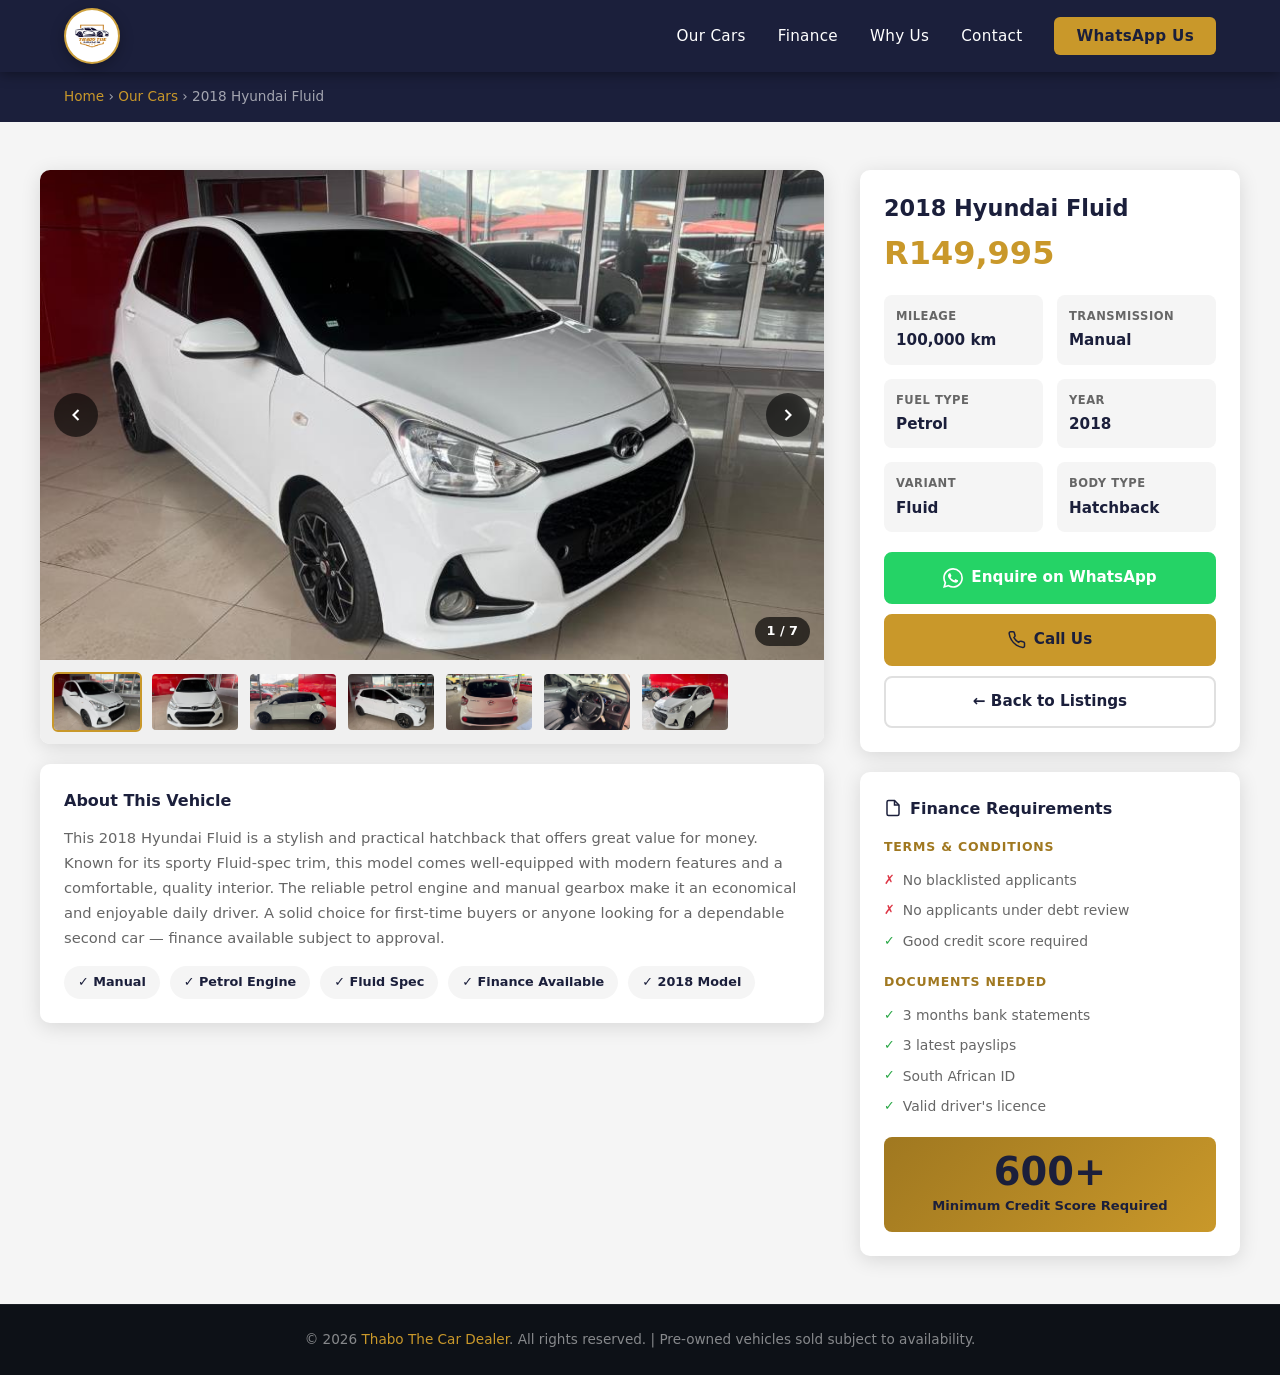
<file: hyundai-fluid.html>
<!DOCTYPE html>
<html lang="en">
<head>
  <meta charset="UTF-8" />
  <meta name="viewport" content="width=device-width, initial-scale=1.0" />
  <meta name="description" content="2018 Hyundai Fluid — R149,995 | 100,000 km | Manual | Petrol. Available at Thabo The Car Dealer with finance options." />
  <title>2018 Hyundai Fluid | Thabo The Car Dealer</title>
  <link rel="icon" type="image/jpeg" href="images/logo/logo.jpeg" />
  <link rel="stylesheet" href="css/style.css" />
</head>
<body>

  <!-- ═══ HEADER ═══ -->
  <header>
    <div class="nav-inner">
      <a href="index.html" class="nav-logo">
        <img src="images/logo/logo-bg.png" alt="Thabo The Car Dealer Logo" />
      </a>
      <nav>
        <ul class="nav-links" id="navLinks">
          <li><a href="index.html#cars">Our Cars</a></li>
          <li><a href="index.html#finance">Finance</a></li>
          <li><a href="index.html#why-us">Why Us</a></li>
          <li><a href="index.html#contact">Contact</a></li>
          <li>
            <a href="https://wa.me/27682515329?text=Hi%20Thabo%2C%20I%20am%20interested%20in%20the%202018%20Hyundai%20Fluid%20for%20R149%2C995."
               class="nav-cta" target="_blank" rel="noopener">WhatsApp Us</a>
          </li>
        </ul>
      </nav>
      <button class="hamburger" id="hamburger" aria-label="Open menu">
        <span></span><span></span><span></span>
      </button>
    </div>
  </header>

  <!-- ═══ BREADCRUMB ═══ -->
  <div class="detail-breadcrumb">
    <div style="max-width:1200px;margin:0 auto;padding:0 24px;">
      <a href="index.html">Home</a> &rsaquo;
      <a href="index.html#cars">Our Cars</a> &rsaquo;
      2018 Hyundai Fluid
    </div>
  </div>

  <!-- ═══ CAR DETAIL ═══ -->
  <div class="detail-page">
    <div class="detail-inner">

      <!-- ── LEFT: Gallery ── -->
      <div>
        <div class="gallery">

          <!-- Main Image -->
          <div class="gallery-main" id="galleryMain">
            <img src="images/2018 Hyunadai Fluid/WhatsApp Image 2026-04-16 at 8.21.33 PM.jpeg"     alt="2018 Hyundai Fluid - View 1" class="active" />
            <img src="images/2018 Hyunadai Fluid/WhatsApp Image 2026-04-16 at 8.21.33 PM (1).jpeg" alt="2018 Hyundai Fluid - View 2" />
            <img src="images/2018 Hyunadai Fluid/WhatsApp Image 2026-04-16 at 8.21.33 PM (2).jpeg" alt="2018 Hyundai Fluid - View 3" />
            <img src="images/2018 Hyunadai Fluid/WhatsApp Image 2026-04-16 at 8.21.34 PM.jpeg"     alt="2018 Hyundai Fluid - View 4" />
            <img src="images/2018 Hyunadai Fluid/WhatsApp Image 2026-04-16 at 8.21.34 PM (1).jpeg" alt="2018 Hyundai Fluid - View 5" />
            <img src="images/2018 Hyunadai Fluid/WhatsApp Image 2026-04-16 at 8.21.34 PM (2).jpeg" alt="2018 Hyundai Fluid - View 6" />
            <img src="images/2018 Hyunadai Fluid/WhatsApp Image 2026-04-16 at 8.21.54 PM.jpeg"     alt="2018 Hyundai Fluid - View 7" />

            <!-- Navigation Arrows -->
            <div class="gallery-nav">
              <button class="gallery-btn" id="prevBtn" aria-label="Previous image">
                <svg width="20" height="20" fill="none" stroke="currentColor" stroke-width="2.5" viewBox="0 0 24 24">
                  <polyline points="15 18 9 12 15 6"/>
                </svg>
              </button>
              <button class="gallery-btn" id="nextBtn" aria-label="Next image">
                <svg width="20" height="20" fill="none" stroke="currentColor" stroke-width="2.5" viewBox="0 0 24 24">
                  <polyline points="9 18 15 12 9 6"/>
                </svg>
              </button>
            </div>

            <!-- Counter -->
            <div class="gallery-counter" id="galleryCounter">1 / 7</div>
          </div>

          <!-- Thumbnails -->
          <div class="gallery-thumbs" id="galleryThumbs">
            <div class="gallery-thumb active" data-index="0">
              <img src="images/2018 Hyunadai Fluid/WhatsApp Image 2026-04-16 at 8.21.33 PM.jpeg"     alt="Thumb 1" />
            </div>
            <div class="gallery-thumb" data-index="1">
              <img src="images/2018 Hyunadai Fluid/WhatsApp Image 2026-04-16 at 8.21.33 PM (1).jpeg" alt="Thumb 2" />
            </div>
            <div class="gallery-thumb" data-index="2">
              <img src="images/2018 Hyunadai Fluid/WhatsApp Image 2026-04-16 at 8.21.33 PM (2).jpeg" alt="Thumb 3" />
            </div>
            <div class="gallery-thumb" data-index="3">
              <img src="images/2018 Hyunadai Fluid/WhatsApp Image 2026-04-16 at 8.21.34 PM.jpeg"     alt="Thumb 4" />
            </div>
            <div class="gallery-thumb" data-index="4">
              <img src="images/2018 Hyunadai Fluid/WhatsApp Image 2026-04-16 at 8.21.34 PM (1).jpeg" alt="Thumb 5" />
            </div>
            <div class="gallery-thumb" data-index="5">
              <img src="images/2018 Hyunadai Fluid/WhatsApp Image 2026-04-16 at 8.21.34 PM (2).jpeg" alt="Thumb 6" />
            </div>
            <div class="gallery-thumb" data-index="6">
              <img src="images/2018 Hyunadai Fluid/WhatsApp Image 2026-04-16 at 8.21.54 PM.jpeg"     alt="Thumb 7" />
            </div>
          </div>

        </div><!-- /gallery -->

        <!-- Vehicle Description -->
        <div class="info-card desc-card">
          <h3>About This Vehicle</h3>
          <p>
            This 2018 Hyundai Fluid is a stylish and practical hatchback that offers great value for money.
            Known for its sporty Fluid-spec trim, this model comes well-equipped with modern features and
            a comfortable, quality interior. The reliable petrol engine and manual gearbox make it
            an economical and enjoyable daily driver. A solid choice for first-time buyers or anyone
            looking for a dependable second car — finance available subject to approval.
          </p>
          <div class="feature-tags">
            <span class="feature-tag">✓ Manual</span>
            <span class="feature-tag">✓ Petrol Engine</span>
            <span class="feature-tag">✓ Fluid Spec</span>
            <span class="feature-tag">✓ Finance Available</span>
            <span class="feature-tag">✓ 2018 Model</span>
          </div>
        </div>
      </div>

      <!-- ── RIGHT: Info Panel ── -->
      <div class="car-info-panel">

        <!-- Price & Specs -->
        <div class="info-card">
          <p class="car-title">2018 Hyundai Fluid</p>
          <div class="car-price-large">R149,995</div>

          <div class="info-specs-grid">
            <div class="info-spec">
              <span class="spec-label">Mileage</span>
              <span class="spec-value">100,000 km</span>
            </div>
            <div class="info-spec">
              <span class="spec-label">Transmission</span>
              <span class="spec-value">Manual</span>
            </div>
            <div class="info-spec">
              <span class="spec-label">Fuel Type</span>
              <span class="spec-value">Petrol</span>
            </div>
            <div class="info-spec">
              <span class="spec-label">Year</span>
              <span class="spec-value">2018</span>
            </div>
            <div class="info-spec">
              <span class="spec-label">Variant</span>
              <span class="spec-value">Fluid</span>
            </div>
            <div class="info-spec">
              <span class="spec-label">Body Type</span>
              <span class="spec-value">Hatchback</span>
            </div>
          </div>

          <div class="detail-cta-btns">
            <a href="https://wa.me/27682515329?text=Hi%20Thabo%2C%20I%20am%20interested%20in%20the%202018%20Hyundai%20Fluid%20for%20R149%2C995.%20Please%20contact%20me."
               class="btn btn-whatsapp" target="_blank" rel="noopener">
              <svg width="20" height="20" fill="currentColor" viewBox="0 0 24 24">
                <path d="M17.472 14.382c-.297-.149-1.758-.867-2.03-.967-.273-.099-.471-.148-.67.15-.197.297-.767.966-.94 1.164-.173.199-.347.223-.644.075-.297-.15-1.255-.463-2.39-1.475-.883-.788-1.48-1.761-1.653-2.059-.173-.297-.018-.458.13-.606.134-.133.298-.347.446-.52.149-.174.198-.298.298-.497.099-.198.05-.371-.025-.52-.075-.149-.669-1.612-.916-2.207-.242-.579-.487-.5-.669-.51-.173-.008-.371-.01-.57-.01-.198 0-.52.074-.792.372-.272.297-1.04 1.016-1.04 2.479 0 1.462 1.065 2.875 1.213 3.074.149.198 2.096 3.2 5.077 4.487.709.306 1.262.489 1.694.625.712.227 1.36.195 1.871.118.571-.085 1.758-.719 2.006-1.413.248-.694.248-1.289.173-1.413-.074-.124-.272-.198-.57-.347m-5.421 7.403h-.004a9.87 9.87 0 0 1-5.031-1.378l-.361-.214-3.741.982.998-3.648-.235-.374a9.86 9.86 0 0 1-1.51-5.26c.001-5.45 4.436-9.884 9.888-9.884 2.64 0 5.122 1.03 6.988 2.898a9.825 9.825 0 0 1 2.893 6.994c-.003 5.45-4.437 9.884-9.885 9.884m8.413-18.297A11.815 11.815 0 0 0 12.05 0C5.495 0 .16 5.335.157 11.892c0 2.096.547 4.142 1.588 5.945L.057 24l6.305-1.654a11.882 11.882 0 0 0 5.683 1.448h.005c6.554 0 11.89-5.335 11.893-11.893a11.821 11.821 0 0 0-3.48-8.413Z"/>
              </svg>
              Enquire on WhatsApp
            </a>
            <a href="tel:0682515329" class="btn btn-primary">
              <svg width="18" height="18" fill="none" stroke="currentColor" stroke-width="2" viewBox="0 0 24 24">
                <path d="M22 16.92v3a2 2 0 0 1-2.18 2 19.79 19.79 0 0 1-8.63-3.07A19.5 19.5 0 0 1 4.69 12 19.79 19.79 0 0 1 1.61 3.4 2 2 0 0 1 3.6 1h3a2 2 0 0 1 2 1.72c.127.96.361 1.903.7 2.81a2 2 0 0 1-.45 2.11L7.91 8.69a16 16 0 0 0 6.38 6.38l.87-.87a2 2 0 0 1 2.11-.45c.907.339 1.85.573 2.81.7A2 2 0 0 1 22 16.92z"/>
              </svg>
              Call Us
            </a>
            <a href="index.html#cars" class="btn btn-back">
              ← Back to Listings
            </a>
          </div>
        </div>

        <!-- Finance Requirements -->
        <div class="finance-requirements">
          <h3>
            <svg width="18" height="18" fill="none" stroke="currentColor" stroke-width="2" viewBox="0 0 24 24">
              <path d="M14 2H6a2 2 0 0 0-2 2v16a2 2 0 0 0 2 2h12a2 2 0 0 0 2-2V8z"/><polyline points="14 2 14 8 20 8"/>
            </svg>
            Finance Requirements
          </h3>

          <div class="req-group">
            <h4>Terms &amp; Conditions</h4>
            <ul>
              <li class="req-no">No blacklisted applicants</li>
              <li class="req-no">No applicants under debt review</li>
              <li>Good credit score required</li>
            </ul>
          </div>

          <div class="req-group">
            <h4>Documents Needed</h4>
            <ul>
              <li>3 months bank statements</li>
              <li>3 latest payslips</li>
              <li>South African ID</li>
              <li>Valid driver's licence</li>
            </ul>
          </div>

          <div class="credit-badge">
            <span class="score">600+</span>
            <p>Minimum Credit Score Required</p>
          </div>
        </div>

      </div><!-- /car-info-panel -->
    </div><!-- /detail-inner -->
  </div><!-- /detail-page -->

  <!-- ═══ FOOTER ═══ -->
  <footer>
    <p>&copy; 2026 <span>Thabo The Car Dealer</span>. All rights reserved. | Pre-owned vehicles sold subject to availability.</p>
  </footer>

  <script src="js/main.js"></script>
</body>
</html>
</file>
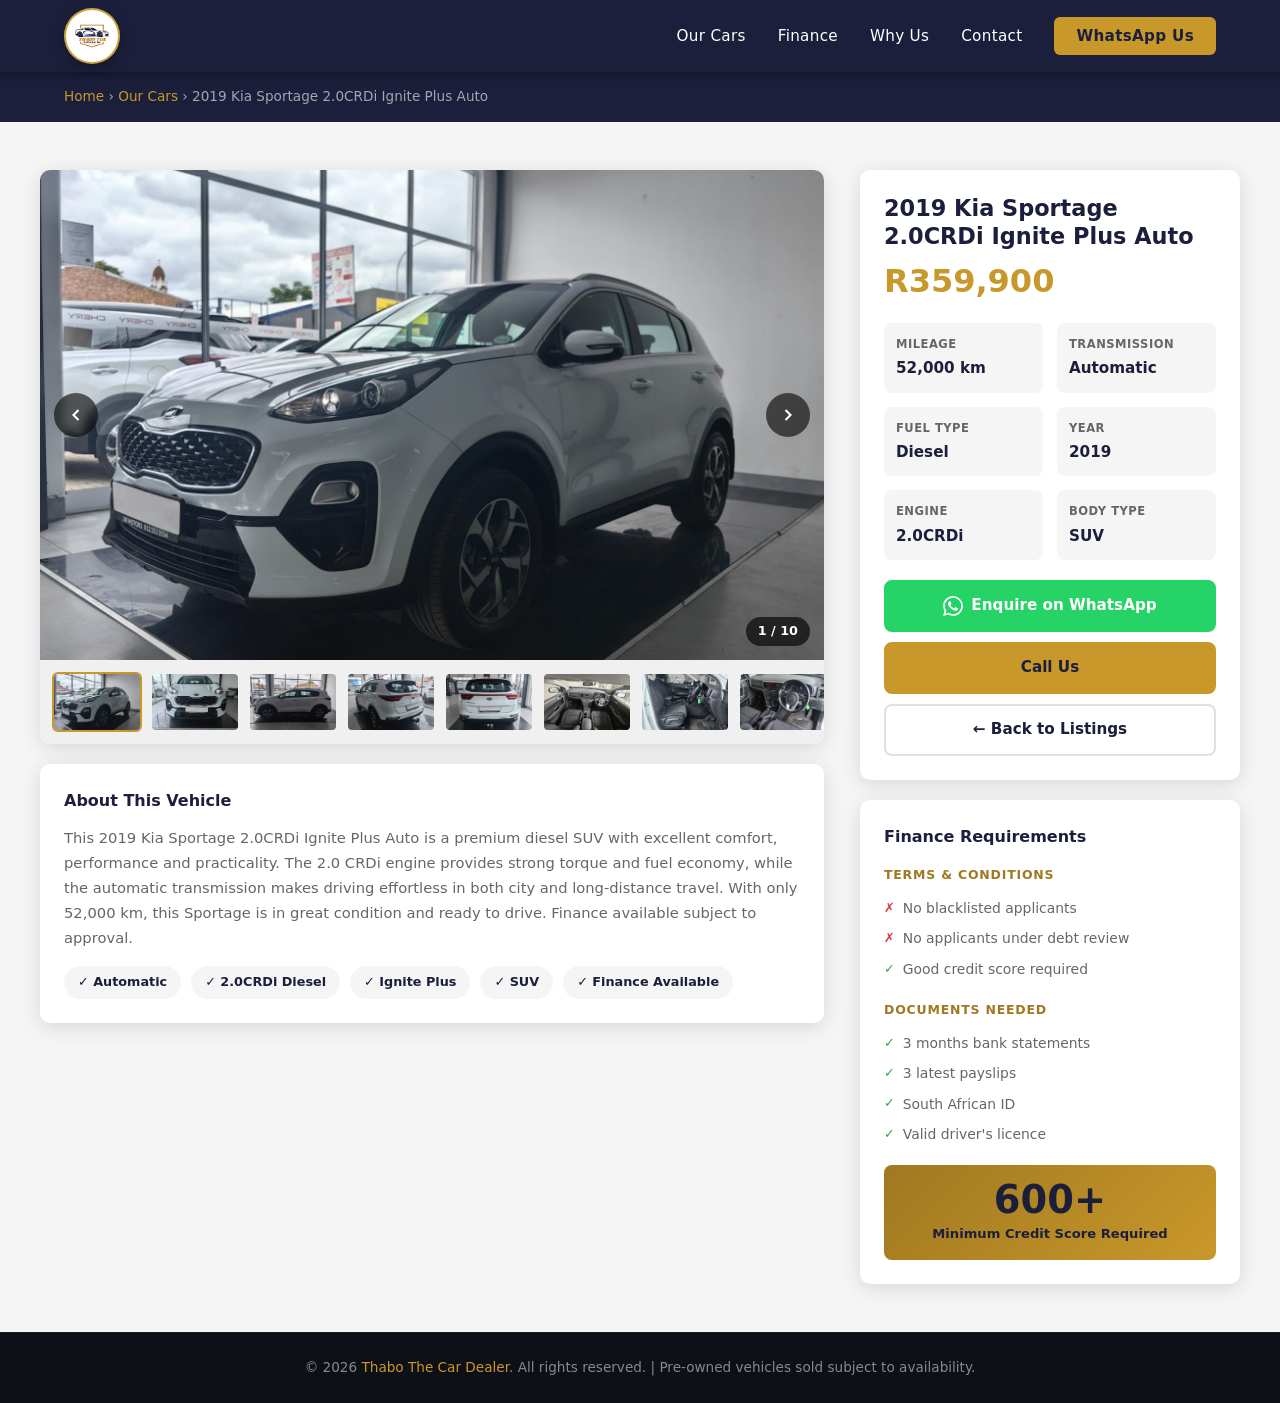
<file: kia-sportage.html>
<!DOCTYPE html>
<html lang="en">
<head>
  <meta charset="UTF-8" />
  <meta name="viewport" content="width=device-width, initial-scale=1.0" />
  <meta name="description" content="2019 Kia Sportage 2.0CRDi Ignite Plus Auto - R359,900 | 52,000 km | Automatic | Diesel. Available at Thabo The Car Dealer with finance options." />
  <title>2019 Kia Sportage 2.0CRDi Ignite Plus Auto | Thabo The Car Dealer</title>
  <link rel="icon" type="image/jpeg" href="images/logo/logo.jpeg" />
  <link rel="stylesheet" href="css/style.css" />
</head>
<body>

  <header>
    <div class="nav-inner">
      <a href="index.html" class="nav-logo">
        <img src="images/logo/logo-bg.png" alt="Thabo The Car Dealer Logo" />
      </a>
      <nav>
        <ul class="nav-links" id="navLinks">
          <li><a href="index.html#cars">Our Cars</a></li>
          <li><a href="index.html#finance">Finance</a></li>
          <li><a href="index.html#why-us">Why Us</a></li>
          <li><a href="index.html#contact">Contact</a></li>
          <li>
            <a href="https://wa.me/27682515329?text=Hi%20Thabo%2C%20I%20am%20interested%20in%20the%202019%20Kia%20Sportage%202.0CRDi%20Ignite%20Plus%20Auto%20for%20R359%2C900."
               class="nav-cta" target="_blank" rel="noopener">WhatsApp Us</a>
          </li>
        </ul>
      </nav>
      <button class="hamburger" id="hamburger" aria-label="Open menu">
        <span></span><span></span><span></span>
      </button>
    </div>
  </header>

  <div class="detail-breadcrumb">
    <div style="max-width:1200px;margin:0 auto;padding:0 24px;">
      <a href="index.html">Home</a> &rsaquo;
      <a href="index.html#cars">Our Cars</a> &rsaquo;
      2019 Kia Sportage 2.0CRDi Ignite Plus Auto
    </div>
  </div>

  <div class="detail-page">
    <div class="detail-inner">

      <div>
        <div class="gallery">
          <div class="gallery-main" id="galleryMain">
            <img src="images/2019 kia sportage 2.0/WhatsApp Image 2026-04-16 at 8.17.04 PM.jpeg"     alt="2019 Kia Sportage - View 1" class="active" />
            <img src="images/2019 kia sportage 2.0/WhatsApp Image 2026-04-16 at 8.17.04 PM (1).jpeg" alt="2019 Kia Sportage - View 2" />
            <img src="images/2019 kia sportage 2.0/WhatsApp Image 2026-04-16 at 8.17.04 PM (2).jpeg" alt="2019 Kia Sportage - View 3" />
            <img src="images/2019 kia sportage 2.0/WhatsApp Image 2026-04-16 at 8.17.05 PM.jpeg"     alt="2019 Kia Sportage - View 4" />
            <img src="images/2019 kia sportage 2.0/WhatsApp Image 2026-04-16 at 8.17.05 PM (1).jpeg" alt="2019 Kia Sportage - View 5" />
            <img src="images/2019 kia sportage 2.0/WhatsApp Image 2026-04-16 at 8.17.05 PM (2).jpeg" alt="2019 Kia Sportage - View 6" />
            <img src="images/2019 kia sportage 2.0/WhatsApp Image 2026-04-16 at 8.17.06 PM.jpeg"     alt="2019 Kia Sportage - View 7" />
            <img src="images/2019 kia sportage 2.0/WhatsApp Image 2026-04-16 at 8.17.06 PM (1).jpeg" alt="2019 Kia Sportage - View 8" />
            <img src="images/2019 kia sportage 2.0/WhatsApp Image 2026-04-16 at 8.17.06 PM (2).jpeg" alt="2019 Kia Sportage - View 9" />
            <img src="images/2019 kia sportage 2.0/WhatsApp Image 2026-04-16 at 8.17.06 PM (3).jpeg" alt="2019 Kia Sportage - View 10" />

            <div class="gallery-nav">
              <button class="gallery-btn" id="prevBtn" aria-label="Previous image">
                <svg width="20" height="20" fill="none" stroke="currentColor" stroke-width="2.5" viewBox="0 0 24 24"><polyline points="15 18 9 12 15 6"/></svg>
              </button>
              <button class="gallery-btn" id="nextBtn" aria-label="Next image">
                <svg width="20" height="20" fill="none" stroke="currentColor" stroke-width="2.5" viewBox="0 0 24 24"><polyline points="9 18 15 12 9 6"/></svg>
              </button>
            </div>

            <div class="gallery-counter" id="galleryCounter">1 / 10</div>
          </div>

          <div class="gallery-thumbs" id="galleryThumbs">
            <div class="gallery-thumb active" data-index="0"><img src="images/2019 kia sportage 2.0/WhatsApp Image 2026-04-16 at 8.17.04 PM.jpeg" alt="Thumb 1" /></div>
            <div class="gallery-thumb" data-index="1"><img src="images/2019 kia sportage 2.0/WhatsApp Image 2026-04-16 at 8.17.04 PM (1).jpeg" alt="Thumb 2" /></div>
            <div class="gallery-thumb" data-index="2"><img src="images/2019 kia sportage 2.0/WhatsApp Image 2026-04-16 at 8.17.04 PM (2).jpeg" alt="Thumb 3" /></div>
            <div class="gallery-thumb" data-index="3"><img src="images/2019 kia sportage 2.0/WhatsApp Image 2026-04-16 at 8.17.05 PM.jpeg" alt="Thumb 4" /></div>
            <div class="gallery-thumb" data-index="4"><img src="images/2019 kia sportage 2.0/WhatsApp Image 2026-04-16 at 8.17.05 PM (1).jpeg" alt="Thumb 5" /></div>
            <div class="gallery-thumb" data-index="5"><img src="images/2019 kia sportage 2.0/WhatsApp Image 2026-04-16 at 8.17.05 PM (2).jpeg" alt="Thumb 6" /></div>
            <div class="gallery-thumb" data-index="6"><img src="images/2019 kia sportage 2.0/WhatsApp Image 2026-04-16 at 8.17.06 PM.jpeg" alt="Thumb 7" /></div>
            <div class="gallery-thumb" data-index="7"><img src="images/2019 kia sportage 2.0/WhatsApp Image 2026-04-16 at 8.17.06 PM (1).jpeg" alt="Thumb 8" /></div>
            <div class="gallery-thumb" data-index="8"><img src="images/2019 kia sportage 2.0/WhatsApp Image 2026-04-16 at 8.17.06 PM (2).jpeg" alt="Thumb 9" /></div>
            <div class="gallery-thumb" data-index="9"><img src="images/2019 kia sportage 2.0/WhatsApp Image 2026-04-16 at 8.17.06 PM (3).jpeg" alt="Thumb 10" /></div>
          </div>
        </div>

        <div class="info-card desc-card">
          <h3>About This Vehicle</h3>
          <p>
            This 2019 Kia Sportage 2.0CRDi Ignite Plus Auto is a premium diesel SUV with excellent comfort,
            performance and practicality. The 2.0 CRDi engine provides strong torque and fuel economy, while
            the automatic transmission makes driving effortless in both city and long-distance travel. With
            only 52,000 km, this Sportage is in great condition and ready to drive. Finance available subject
            to approval.
          </p>
          <div class="feature-tags">
            <span class="feature-tag">✓ Automatic</span>
            <span class="feature-tag">✓ 2.0CRDi Diesel</span>
            <span class="feature-tag">✓ Ignite Plus</span>
            <span class="feature-tag">✓ SUV</span>
            <span class="feature-tag">✓ Finance Available</span>
          </div>
        </div>
      </div>

      <div class="car-info-panel">
        <div class="info-card">
          <p class="car-title">2019 Kia Sportage 2.0CRDi Ignite Plus Auto</p>
          <div class="car-price-large">R359,900</div>

          <div class="info-specs-grid">
            <div class="info-spec"><span class="spec-label">Mileage</span><span class="spec-value">52,000 km</span></div>
            <div class="info-spec"><span class="spec-label">Transmission</span><span class="spec-value">Automatic</span></div>
            <div class="info-spec"><span class="spec-label">Fuel Type</span><span class="spec-value">Diesel</span></div>
            <div class="info-spec"><span class="spec-label">Year</span><span class="spec-value">2019</span></div>
            <div class="info-spec"><span class="spec-label">Engine</span><span class="spec-value">2.0CRDi</span></div>
            <div class="info-spec"><span class="spec-label">Body Type</span><span class="spec-value">SUV</span></div>
          </div>

          <div class="detail-cta-btns">
            <a href="https://wa.me/27682515329?text=Hi%20Thabo%2C%20I%20am%20interested%20in%20the%202019%20Kia%20Sportage%202.0CRDi%20Ignite%20Plus%20Auto%20for%20R359%2C900.%20Please%20contact%20me." class="btn btn-whatsapp" target="_blank" rel="noopener">
              <svg width="20" height="20" fill="currentColor" viewBox="0 0 24 24"><path d="M17.472 14.382c-.297-.149-1.758-.867-2.03-.967-.273-.099-.471-.148-.67.15-.197.297-.767.966-.94 1.164-.173.199-.347.223-.644.075-.297-.15-1.255-.463-2.39-1.475-.883-.788-1.48-1.761-1.653-2.059-.173-.297-.018-.458.13-.606.134-.133.298-.347.446-.52.149-.174.198-.298.298-.497.099-.198.05-.371-.025-.52-.075-.149-.669-1.612-.916-2.207-.242-.579-.487-.5-.669-.51-.173-.008-.371-.01-.57-.01-.198 0-.52.074-.792.372-.272.297-1.04 1.016-1.04 2.479 0 1.462 1.065 2.875 1.213 3.074.149.198 2.096 3.2 5.077 4.487.709.306 1.262.489 1.694.625.712.227 1.36.195 1.871.118.571-.085 1.758-.719 2.006-1.413.248-.694.248-1.289.173-1.413-.074-.124-.272-.198-.57-.347m-5.421 7.403h-.004a9.87 9.87 0 0 1-5.031-1.378l-.361-.214-3.741.982.998-3.648-.235-.374a9.86 9.86 0 0 1-1.51-5.26c.001-5.45 4.436-9.884 9.888-9.884 2.64 0 5.122 1.03 6.988 2.898a9.825 9.825 0 0 1 2.893 6.994c-.003 5.45-4.437 9.884-9.885 9.884m8.413-18.297A11.815 11.815 0 0 0 12.05 0C5.495 0 .16 5.335.157 11.892c0 2.096.547 4.142 1.588 5.945L.057 24l6.305-1.654a11.882 11.882 0 0 0 5.683 1.448h.005c6.554 0 11.89-5.335 11.893-11.893a11.821 11.821 0 0 0-3.48-8.413Z"/></svg>
              Enquire on WhatsApp
            </a>
            <a href="tel:0682515329" class="btn btn-primary">Call Us</a>
            <a href="index.html#cars" class="btn btn-back">← Back to Listings</a>
          </div>
        </div>

        <div class="finance-requirements">
          <h3>Finance Requirements</h3>
          <div class="req-group">
            <h4>Terms &amp; Conditions</h4>
            <ul>
              <li class="req-no">No blacklisted applicants</li>
              <li class="req-no">No applicants under debt review</li>
              <li>Good credit score required</li>
            </ul>
          </div>
          <div class="req-group">
            <h4>Documents Needed</h4>
            <ul>
              <li>3 months bank statements</li>
              <li>3 latest payslips</li>
              <li>South African ID</li>
              <li>Valid driver's licence</li>
            </ul>
          </div>
          <div class="credit-badge">
            <span class="score">600+</span>
            <p>Minimum Credit Score Required</p>
          </div>
        </div>
      </div>

    </div>
  </div>

  <footer>
    <p>&copy; 2026 <span>Thabo The Car Dealer</span>. All rights reserved. | Pre-owned vehicles sold subject to availability.</p>
  </footer>

  <script src="js/main.js"></script>
</body>
</html>
</file>
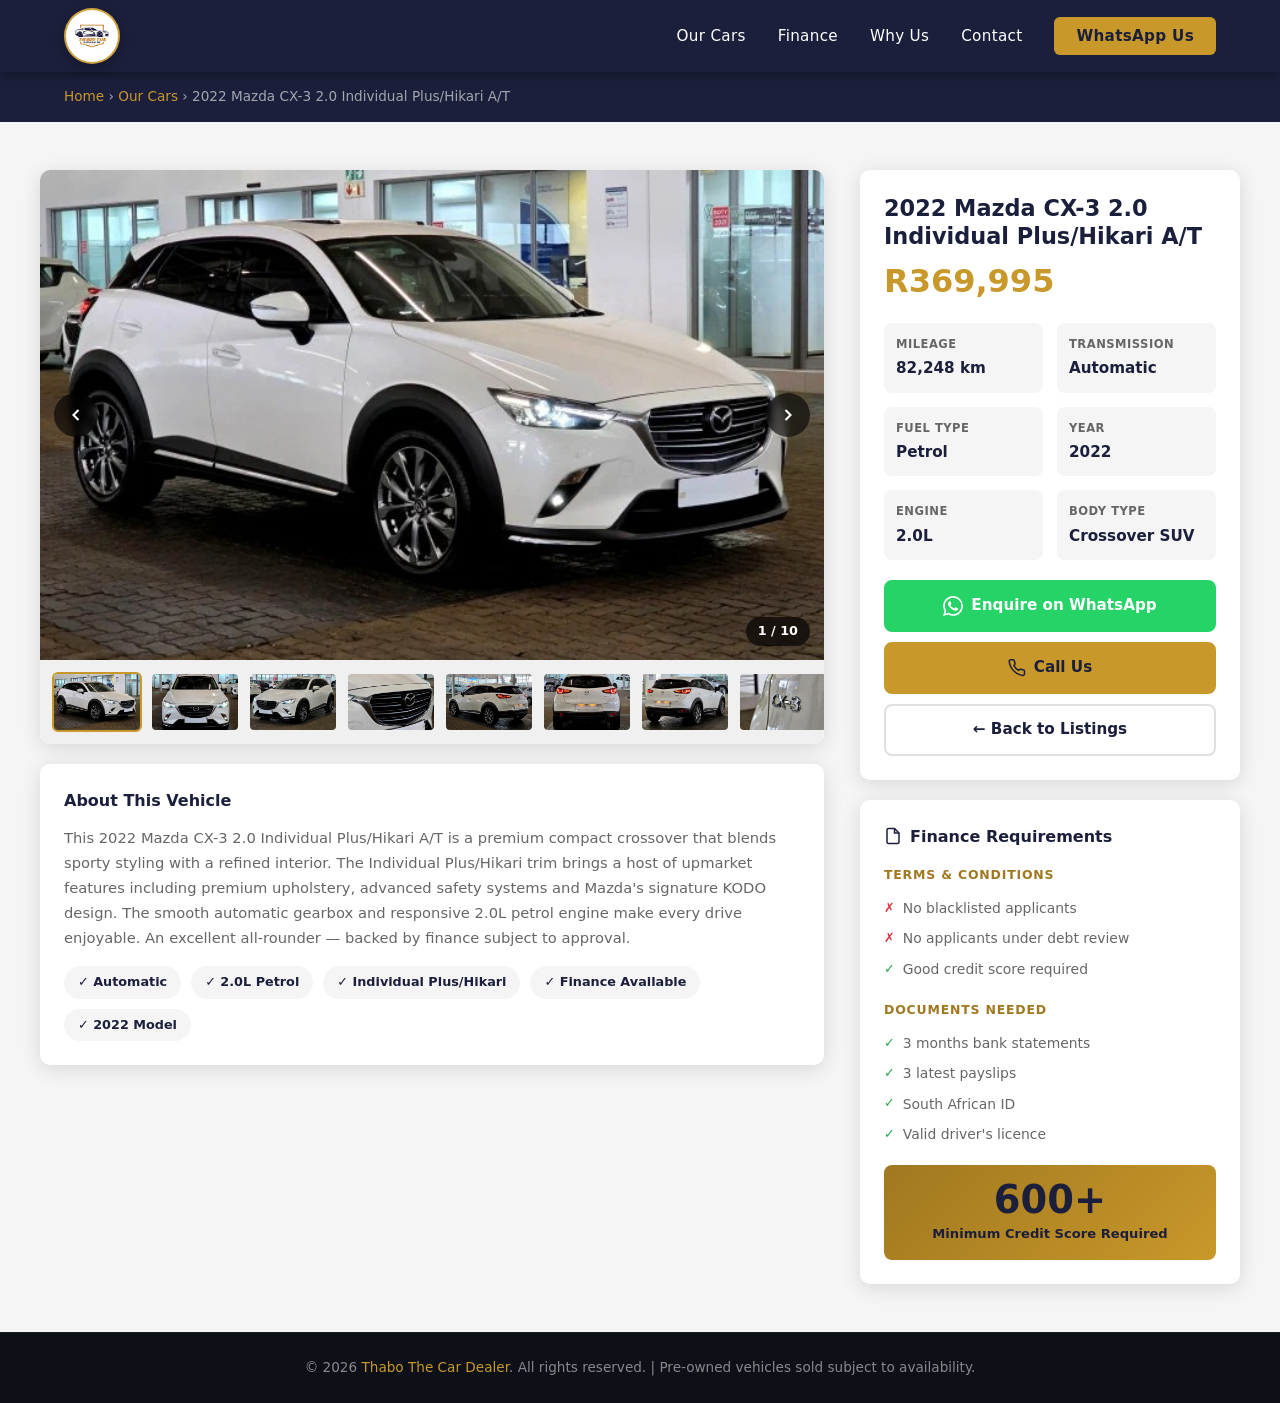
<file: mazda-cx3.html>
<!DOCTYPE html>
<html lang="en">
<head>
  <meta charset="UTF-8" />
  <meta name="viewport" content="width=device-width, initial-scale=1.0" />
  <meta name="description" content="2022 Mazda CX-3 2.0 Individual Plus/Hikari A/T — R369,995 | 82,248 km | Automatic | Petrol. Available at Thabo The Car Dealer with finance options." />
  <title>2022 Mazda CX-3 2.0 Individual Plus/Hikari A/T | Thabo The Car Dealer</title>
  <link rel="icon" type="image/jpeg" href="images/logo/logo.jpeg" />
  <link rel="stylesheet" href="css/style.css" />
</head>
<body>

  <!-- ═══ HEADER ═══ -->
  <header>
    <div class="nav-inner">
      <a href="index.html" class="nav-logo">
        <img src="images/logo/logo-bg.png" alt="Thabo The Car Dealer Logo" />
      </a>
      <nav>
        <ul class="nav-links" id="navLinks">
          <li><a href="index.html#cars">Our Cars</a></li>
          <li><a href="index.html#finance">Finance</a></li>
          <li><a href="index.html#why-us">Why Us</a></li>
          <li><a href="index.html#contact">Contact</a></li>
          <li>
            <a href="https://wa.me/27682515329?text=Hi%20Thabo%2C%20I%20am%20interested%20in%20the%202022%20Mazda%20CX-3%202.0%20Individual%20Plus%2FHikari%20A%2FT%20for%20R369%2C995."
               class="nav-cta" target="_blank" rel="noopener">WhatsApp Us</a>
          </li>
        </ul>
      </nav>
      <button class="hamburger" id="hamburger" aria-label="Open menu">
        <span></span><span></span><span></span>
      </button>
    </div>
  </header>

  <!-- ═══ BREADCRUMB ═══ -->
  <div class="detail-breadcrumb">
    <div style="max-width:1200px;margin:0 auto;padding:0 24px;">
      <a href="index.html">Home</a> &rsaquo;
      <a href="index.html#cars">Our Cars</a> &rsaquo;
      2022 Mazda CX-3 2.0 Individual Plus/Hikari A/T
    </div>
  </div>

  <!-- ═══ CAR DETAIL ═══ -->
  <div class="detail-page">
    <div class="detail-inner">

      <!-- ── LEFT: Gallery ── -->
      <div>
        <div class="gallery">

          <!-- Main Image -->
          <div class="gallery-main" id="galleryMain">
            <img src="images/2022 mazda cx-3 2.0/WhatsApp Image 2026-04-16 at 8.24.23 PM.jpeg"     alt="2022 Mazda CX-3 - View 1"  class="active" />
            <img src="images/2022 mazda cx-3 2.0/WhatsApp Image 2026-04-16 at 8.24.23 PM (1).jpeg"  alt="2022 Mazda CX-3 - View 2" />
            <img src="images/2022 mazda cx-3 2.0/WhatsApp Image 2026-04-16 at 8.24.23 PM (2).jpeg"  alt="2022 Mazda CX-3 - View 3" />
            <img src="images/2022 mazda cx-3 2.0/WhatsApp Image 2026-04-16 at 8.24.24 PM.jpeg"      alt="2022 Mazda CX-3 - View 4" />
            <img src="images/2022 mazda cx-3 2.0/WhatsApp Image 2026-04-16 at 8.24.24 PM (1).jpeg"  alt="2022 Mazda CX-3 - View 5" />
            <img src="images/2022 mazda cx-3 2.0/WhatsApp Image 2026-04-16 at 8.24.24 PM (2).jpeg"  alt="2022 Mazda CX-3 - View 6" />
            <img src="images/2022 mazda cx-3 2.0/WhatsApp Image 2026-04-16 at 8.24.24 PM (3).jpeg"  alt="2022 Mazda CX-3 - View 7" />
            <img src="images/2022 mazda cx-3 2.0/WhatsApp Image 2026-04-16 at 8.24.25 PM.jpeg"      alt="2022 Mazda CX-3 - View 8" />
            <img src="images/2022 mazda cx-3 2.0/WhatsApp Image 2026-04-16 at 8.24.25 PM (1).jpeg"  alt="2022 Mazda CX-3 - View 9" />
            <img src="images/2022 mazda cx-3 2.0/WhatsApp Image 2026-04-16 at 8.24.25 PM (2).jpeg"  alt="2022 Mazda CX-3 - View 10" />

            <!-- Navigation Arrows -->
            <div class="gallery-nav">
              <button class="gallery-btn" id="prevBtn" aria-label="Previous image">
                <svg width="20" height="20" fill="none" stroke="currentColor" stroke-width="2.5" viewBox="0 0 24 24">
                  <polyline points="15 18 9 12 15 6"/>
                </svg>
              </button>
              <button class="gallery-btn" id="nextBtn" aria-label="Next image">
                <svg width="20" height="20" fill="none" stroke="currentColor" stroke-width="2.5" viewBox="0 0 24 24">
                  <polyline points="9 18 15 12 9 6"/>
                </svg>
              </button>
            </div>

            <!-- Counter -->
            <div class="gallery-counter" id="galleryCounter">1 / 10</div>
          </div>

          <!-- Thumbnails -->
          <div class="gallery-thumbs" id="galleryThumbs">
            <div class="gallery-thumb active" data-index="0">
              <img src="images/2022 mazda cx-3 2.0/WhatsApp Image 2026-04-16 at 8.24.23 PM.jpeg"    alt="Thumb 1" />
            </div>
            <div class="gallery-thumb" data-index="1">
              <img src="images/2022 mazda cx-3 2.0/WhatsApp Image 2026-04-16 at 8.24.23 PM (1).jpeg" alt="Thumb 2" />
            </div>
            <div class="gallery-thumb" data-index="2">
              <img src="images/2022 mazda cx-3 2.0/WhatsApp Image 2026-04-16 at 8.24.23 PM (2).jpeg" alt="Thumb 3" />
            </div>
            <div class="gallery-thumb" data-index="3">
              <img src="images/2022 mazda cx-3 2.0/WhatsApp Image 2026-04-16 at 8.24.24 PM.jpeg"     alt="Thumb 4" />
            </div>
            <div class="gallery-thumb" data-index="4">
              <img src="images/2022 mazda cx-3 2.0/WhatsApp Image 2026-04-16 at 8.24.24 PM (1).jpeg" alt="Thumb 5" />
            </div>
            <div class="gallery-thumb" data-index="5">
              <img src="images/2022 mazda cx-3 2.0/WhatsApp Image 2026-04-16 at 8.24.24 PM (2).jpeg" alt="Thumb 6" />
            </div>
            <div class="gallery-thumb" data-index="6">
              <img src="images/2022 mazda cx-3 2.0/WhatsApp Image 2026-04-16 at 8.24.24 PM (3).jpeg" alt="Thumb 7" />
            </div>
            <div class="gallery-thumb" data-index="7">
              <img src="images/2022 mazda cx-3 2.0/WhatsApp Image 2026-04-16 at 8.24.25 PM.jpeg"     alt="Thumb 8" />
            </div>
            <div class="gallery-thumb" data-index="8">
              <img src="images/2022 mazda cx-3 2.0/WhatsApp Image 2026-04-16 at 8.24.25 PM (1).jpeg" alt="Thumb 9" />
            </div>
            <div class="gallery-thumb" data-index="9">
              <img src="images/2022 mazda cx-3 2.0/WhatsApp Image 2026-04-16 at 8.24.25 PM (2).jpeg" alt="Thumb 10" />
            </div>
          </div>

        </div><!-- /gallery -->

        <!-- Vehicle Description -->
        <div class="info-card desc-card">
          <h3>About This Vehicle</h3>
          <p>
            This 2022 Mazda CX-3 2.0 Individual Plus/Hikari A/T is a premium compact crossover that blends
            sporty styling with a refined interior. The Individual Plus/Hikari trim brings a host of upmarket
            features including premium upholstery, advanced safety systems and Mazda's signature KODO design.
            The smooth automatic gearbox and responsive 2.0L petrol engine make every drive enjoyable. An
            excellent all-rounder — backed by finance subject to approval.
          </p>
          <div class="feature-tags">
            <span class="feature-tag">✓ Automatic</span>
            <span class="feature-tag">✓ 2.0L Petrol</span>
            <span class="feature-tag">✓ Individual Plus/Hikari</span>
            <span class="feature-tag">✓ Finance Available</span>
            <span class="feature-tag">✓ 2022 Model</span>
          </div>
        </div>
      </div>

      <!-- ── RIGHT: Info Panel ── -->
      <div class="car-info-panel">

        <!-- Price & Specs -->
        <div class="info-card">
          <p class="car-title">2022 Mazda CX-3 2.0 Individual Plus/Hikari A/T</p>
          <div class="car-price-large">R369,995</div>

          <div class="info-specs-grid">
            <div class="info-spec">
              <span class="spec-label">Mileage</span>
              <span class="spec-value">82,248 km</span>
            </div>
            <div class="info-spec">
              <span class="spec-label">Transmission</span>
              <span class="spec-value">Automatic</span>
            </div>
            <div class="info-spec">
              <span class="spec-label">Fuel Type</span>
              <span class="spec-value">Petrol</span>
            </div>
            <div class="info-spec">
              <span class="spec-label">Year</span>
              <span class="spec-value">2022</span>
            </div>
            <div class="info-spec">
              <span class="spec-label">Engine</span>
              <span class="spec-value">2.0L</span>
            </div>
            <div class="info-spec">
              <span class="spec-label">Body Type</span>
              <span class="spec-value">Crossover SUV</span>
            </div>
          </div>

          <div class="detail-cta-btns">
            <a href="https://wa.me/27682515329?text=Hi%20Thabo%2C%20I%20am%20interested%20in%20the%202022%20Mazda%20CX-3%202.0%20Individual%20Plus%2FHikari%20A%2FT%20for%20R369%2C995.%20Please%20contact%20me."
               class="btn btn-whatsapp" target="_blank" rel="noopener">
              <svg width="20" height="20" fill="currentColor" viewBox="0 0 24 24">
                <path d="M17.472 14.382c-.297-.149-1.758-.867-2.03-.967-.273-.099-.471-.148-.67.15-.197.297-.767.966-.94 1.164-.173.199-.347.223-.644.075-.297-.15-1.255-.463-2.39-1.475-.883-.788-1.48-1.761-1.653-2.059-.173-.297-.018-.458.13-.606.134-.133.298-.347.446-.52.149-.174.198-.298.298-.497.099-.198.05-.371-.025-.52-.075-.149-.669-1.612-.916-2.207-.242-.579-.487-.5-.669-.51-.173-.008-.371-.01-.57-.01-.198 0-.52.074-.792.372-.272.297-1.04 1.016-1.04 2.479 0 1.462 1.065 2.875 1.213 3.074.149.198 2.096 3.2 5.077 4.487.709.306 1.262.489 1.694.625.712.227 1.36.195 1.871.118.571-.085 1.758-.719 2.006-1.413.248-.694.248-1.289.173-1.413-.074-.124-.272-.198-.57-.347m-5.421 7.403h-.004a9.87 9.87 0 0 1-5.031-1.378l-.361-.214-3.741.982.998-3.648-.235-.374a9.86 9.86 0 0 1-1.51-5.26c.001-5.45 4.436-9.884 9.888-9.884 2.64 0 5.122 1.03 6.988 2.898a9.825 9.825 0 0 1 2.893 6.994c-.003 5.45-4.437 9.884-9.885 9.884m8.413-18.297A11.815 11.815 0 0 0 12.05 0C5.495 0 .16 5.335.157 11.892c0 2.096.547 4.142 1.588 5.945L.057 24l6.305-1.654a11.882 11.882 0 0 0 5.683 1.448h.005c6.554 0 11.89-5.335 11.893-11.893a11.821 11.821 0 0 0-3.48-8.413Z"/>
              </svg>
              Enquire on WhatsApp
            </a>
            <a href="tel:0682515329" class="btn btn-primary">
              <svg width="18" height="18" fill="none" stroke="currentColor" stroke-width="2" viewBox="0 0 24 24">
                <path d="M22 16.92v3a2 2 0 0 1-2.18 2 19.79 19.79 0 0 1-8.63-3.07A19.5 19.5 0 0 1 4.69 12 19.79 19.79 0 0 1 1.61 3.4 2 2 0 0 1 3.6 1h3a2 2 0 0 1 2 1.72c.127.96.361 1.903.7 2.81a2 2 0 0 1-.45 2.11L7.91 8.69a16 16 0 0 0 6.38 6.38l.87-.87a2 2 0 0 1 2.11-.45c.907.339 1.85.573 2.81.7A2 2 0 0 1 22 16.92z"/>
              </svg>
              Call Us
            </a>
            <a href="index.html#cars" class="btn btn-back">
              ← Back to Listings
            </a>
          </div>
        </div>

        <!-- Finance Requirements -->
        <div class="finance-requirements">
          <h3>
            <svg width="18" height="18" fill="none" stroke="currentColor" stroke-width="2" viewBox="0 0 24 24">
              <path d="M14 2H6a2 2 0 0 0-2 2v16a2 2 0 0 0 2 2h12a2 2 0 0 0 2-2V8z"/><polyline points="14 2 14 8 20 8"/>
            </svg>
            Finance Requirements
          </h3>

          <div class="req-group">
            <h4>Terms &amp; Conditions</h4>
            <ul>
              <li class="req-no">No blacklisted applicants</li>
              <li class="req-no">No applicants under debt review</li>
              <li>Good credit score required</li>
            </ul>
          </div>

          <div class="req-group">
            <h4>Documents Needed</h4>
            <ul>
              <li>3 months bank statements</li>
              <li>3 latest payslips</li>
              <li>South African ID</li>
              <li>Valid driver's licence</li>
            </ul>
          </div>

          <div class="credit-badge">
            <span class="score">600+</span>
            <p>Minimum Credit Score Required</p>
          </div>
        </div>

      </div><!-- /car-info-panel -->
    </div><!-- /detail-inner -->
  </div><!-- /detail-page -->

  <!-- ═══ FOOTER ═══ -->
  <footer>
    <p>&copy; 2026 <span>Thabo The Car Dealer</span>. All rights reserved. | Pre-owned vehicles sold subject to availability.</p>
  </footer>

  <script src="js/main.js"></script>
</body>
</html>
</file>
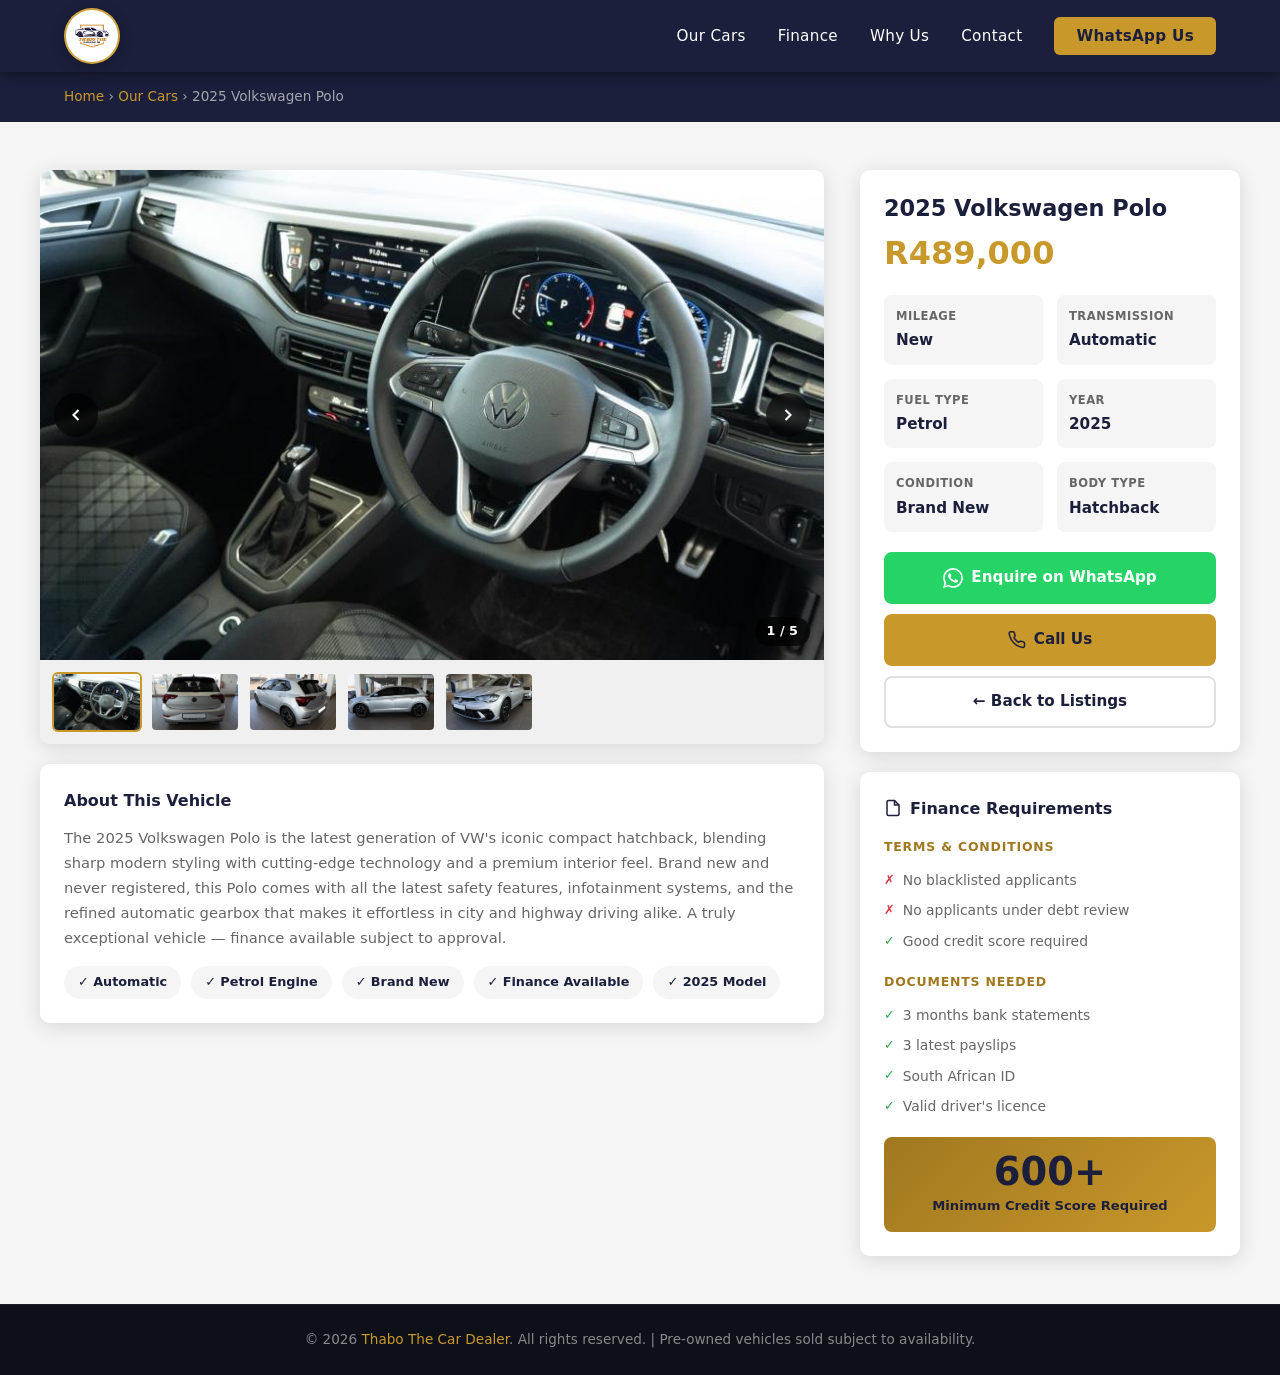
<file: polo-2025.html>
<!DOCTYPE html>
<html lang="en">
<head>
  <meta charset="UTF-8" />
  <meta name="viewport" content="width=device-width, initial-scale=1.0" />
  <meta name="description" content="2025 Volkswagen Polo — R489,000 | New | Automatic | Petrol. Available at Thabo The Car Dealer with finance options." />
  <title>2025 Volkswagen Polo | Thabo The Car Dealer</title>
  <link rel="icon" type="image/jpeg" href="images/logo/logo.jpeg" />
  <link rel="stylesheet" href="css/style.css" />
</head>
<body>

  <!-- ═══ HEADER ═══ -->
  <header>
    <div class="nav-inner">
      <a href="index.html" class="nav-logo">
        <img src="images/logo/logo-bg.png" alt="Thabo The Car Dealer Logo" />
      </a>
      <nav>
        <ul class="nav-links" id="navLinks">
          <li><a href="index.html#cars">Our Cars</a></li>
          <li><a href="index.html#finance">Finance</a></li>
          <li><a href="index.html#why-us">Why Us</a></li>
          <li><a href="index.html#contact">Contact</a></li>
          <li>
            <a href="https://wa.me/27682515329?text=Hi%20Thabo%2C%20I%20am%20interested%20in%20the%202025%20Volkswagen%20Polo%20for%20R489%2C000."
               class="nav-cta" target="_blank" rel="noopener">WhatsApp Us</a>
          </li>
        </ul>
      </nav>
      <button class="hamburger" id="hamburger" aria-label="Open menu">
        <span></span><span></span><span></span>
      </button>
    </div>
  </header>

  <!-- ═══ BREADCRUMB ═══ -->
  <div class="detail-breadcrumb">
    <div style="max-width:1200px;margin:0 auto;padding:0 24px;">
      <a href="index.html">Home</a> &rsaquo;
      <a href="index.html#cars">Our Cars</a> &rsaquo;
      2025 Volkswagen Polo
    </div>
  </div>

  <!-- ═══ CAR DETAIL ═══ -->
  <div class="detail-page">
    <div class="detail-inner">

      <!-- ── LEFT: Gallery ── -->
      <div>
        <div class="gallery">

          <!-- Main Image -->
          <div class="gallery-main" id="galleryMain">
            <img src="images/polo 2025/WhatsApp Image 2026-04-16 at 8.19.35 PM.jpeg"     alt="2025 Volkswagen Polo - View 1" class="active" />
            <img src="images/polo 2025/WhatsApp Image 2026-04-16 at 8.19.35 PM (1).jpeg" alt="2025 Volkswagen Polo - View 2" />
            <img src="images/polo 2025/WhatsApp Image 2026-04-16 at 8.19.35 PM (2).jpeg" alt="2025 Volkswagen Polo - View 3" />
            <img src="images/polo 2025/WhatsApp Image 2026-04-16 at 8.19.36 PM.jpeg"     alt="2025 Volkswagen Polo - View 4" />
            <img src="images/polo 2025/WhatsApp Image 2026-04-16 at 8.19.36 PM (1).jpeg" alt="2025 Volkswagen Polo - View 5" />

            <!-- Navigation Arrows -->
            <div class="gallery-nav">
              <button class="gallery-btn" id="prevBtn" aria-label="Previous image">
                <svg width="20" height="20" fill="none" stroke="currentColor" stroke-width="2.5" viewBox="0 0 24 24">
                  <polyline points="15 18 9 12 15 6"/>
                </svg>
              </button>
              <button class="gallery-btn" id="nextBtn" aria-label="Next image">
                <svg width="20" height="20" fill="none" stroke="currentColor" stroke-width="2.5" viewBox="0 0 24 24">
                  <polyline points="9 18 15 12 9 6"/>
                </svg>
              </button>
            </div>

            <!-- Counter -->
            <div class="gallery-counter" id="galleryCounter">1 / 5</div>
          </div>

          <!-- Thumbnails -->
          <div class="gallery-thumbs" id="galleryThumbs">
            <div class="gallery-thumb active" data-index="0">
              <img src="images/polo 2025/WhatsApp Image 2026-04-16 at 8.19.35 PM.jpeg"     alt="Thumb 1" />
            </div>
            <div class="gallery-thumb" data-index="1">
              <img src="images/polo 2025/WhatsApp Image 2026-04-16 at 8.19.35 PM (1).jpeg" alt="Thumb 2" />
            </div>
            <div class="gallery-thumb" data-index="2">
              <img src="images/polo 2025/WhatsApp Image 2026-04-16 at 8.19.35 PM (2).jpeg" alt="Thumb 3" />
            </div>
            <div class="gallery-thumb" data-index="3">
              <img src="images/polo 2025/WhatsApp Image 2026-04-16 at 8.19.36 PM.jpeg"     alt="Thumb 4" />
            </div>
            <div class="gallery-thumb" data-index="4">
              <img src="images/polo 2025/WhatsApp Image 2026-04-16 at 8.19.36 PM (1).jpeg" alt="Thumb 5" />
            </div>
          </div>

        </div><!-- /gallery -->

        <!-- Vehicle Description -->
        <div class="info-card desc-card">
          <h3>About This Vehicle</h3>
          <p>
            The 2025 Volkswagen Polo is the latest generation of VW's iconic compact hatchback, blending
            sharp modern styling with cutting-edge technology and a premium interior feel. Brand new and
            never registered, this Polo comes with all the latest safety features, infotainment systems,
            and the refined automatic gearbox that makes it effortless in city and highway driving alike.
            A truly exceptional vehicle — finance available subject to approval.
          </p>
          <div class="feature-tags">
            <span class="feature-tag">✓ Automatic</span>
            <span class="feature-tag">✓ Petrol Engine</span>
            <span class="feature-tag">✓ Brand New</span>
            <span class="feature-tag">✓ Finance Available</span>
            <span class="feature-tag">✓ 2025 Model</span>
          </div>
        </div>
      </div>

      <!-- ── RIGHT: Info Panel ── -->
      <div class="car-info-panel">

        <!-- Price & Specs -->
        <div class="info-card">
          <p class="car-title">2025 Volkswagen Polo</p>
          <div class="car-price-large">R489,000</div>

          <div class="info-specs-grid">
            <div class="info-spec">
              <span class="spec-label">Mileage</span>
              <span class="spec-value">New</span>
            </div>
            <div class="info-spec">
              <span class="spec-label">Transmission</span>
              <span class="spec-value">Automatic</span>
            </div>
            <div class="info-spec">
              <span class="spec-label">Fuel Type</span>
              <span class="spec-value">Petrol</span>
            </div>
            <div class="info-spec">
              <span class="spec-label">Year</span>
              <span class="spec-value">2025</span>
            </div>
            <div class="info-spec">
              <span class="spec-label">Condition</span>
              <span class="spec-value">Brand New</span>
            </div>
            <div class="info-spec">
              <span class="spec-label">Body Type</span>
              <span class="spec-value">Hatchback</span>
            </div>
          </div>

          <div class="detail-cta-btns">
            <a href="https://wa.me/27682515329?text=Hi%20Thabo%2C%20I%20am%20interested%20in%20the%202025%20Volkswagen%20Polo%20for%20R489%2C000.%20Please%20contact%20me."
               class="btn btn-whatsapp" target="_blank" rel="noopener">
              <svg width="20" height="20" fill="currentColor" viewBox="0 0 24 24">
                <path d="M17.472 14.382c-.297-.149-1.758-.867-2.03-.967-.273-.099-.471-.148-.67.15-.197.297-.767.966-.94 1.164-.173.199-.347.223-.644.075-.297-.15-1.255-.463-2.39-1.475-.883-.788-1.48-1.761-1.653-2.059-.173-.297-.018-.458.13-.606.134-.133.298-.347.446-.52.149-.174.198-.298.298-.497.099-.198.05-.371-.025-.52-.075-.149-.669-1.612-.916-2.207-.242-.579-.487-.5-.669-.51-.173-.008-.371-.01-.57-.01-.198 0-.52.074-.792.372-.272.297-1.04 1.016-1.04 2.479 0 1.462 1.065 2.875 1.213 3.074.149.198 2.096 3.2 5.077 4.487.709.306 1.262.489 1.694.625.712.227 1.36.195 1.871.118.571-.085 1.758-.719 2.006-1.413.248-.694.248-1.289.173-1.413-.074-.124-.272-.198-.57-.347m-5.421 7.403h-.004a9.87 9.87 0 0 1-5.031-1.378l-.361-.214-3.741.982.998-3.648-.235-.374a9.86 9.86 0 0 1-1.51-5.26c.001-5.45 4.436-9.884 9.888-9.884 2.64 0 5.122 1.03 6.988 2.898a9.825 9.825 0 0 1 2.893 6.994c-.003 5.45-4.437 9.884-9.885 9.884m8.413-18.297A11.815 11.815 0 0 0 12.05 0C5.495 0 .16 5.335.157 11.892c0 2.096.547 4.142 1.588 5.945L.057 24l6.305-1.654a11.882 11.882 0 0 0 5.683 1.448h.005c6.554 0 11.89-5.335 11.893-11.893a11.821 11.821 0 0 0-3.48-8.413Z"/>
              </svg>
              Enquire on WhatsApp
            </a>
            <a href="tel:0682515329" class="btn btn-primary">
              <svg width="18" height="18" fill="none" stroke="currentColor" stroke-width="2" viewBox="0 0 24 24">
                <path d="M22 16.92v3a2 2 0 0 1-2.18 2 19.79 19.79 0 0 1-8.63-3.07A19.5 19.5 0 0 1 4.69 12 19.79 19.79 0 0 1 1.61 3.4 2 2 0 0 1 3.6 1h3a2 2 0 0 1 2 1.72c.127.96.361 1.903.7 2.81a2 2 0 0 1-.45 2.11L7.91 8.69a16 16 0 0 0 6.38 6.38l.87-.87a2 2 0 0 1 2.11-.45c.907.339 1.85.573 2.81.7A2 2 0 0 1 22 16.92z"/>
              </svg>
              Call Us
            </a>
            <a href="index.html#cars" class="btn btn-back">
              ← Back to Listings
            </a>
          </div>
        </div>

        <!-- Finance Requirements -->
        <div class="finance-requirements">
          <h3>
            <svg width="18" height="18" fill="none" stroke="currentColor" stroke-width="2" viewBox="0 0 24 24">
              <path d="M14 2H6a2 2 0 0 0-2 2v16a2 2 0 0 0 2 2h12a2 2 0 0 0 2-2V8z"/><polyline points="14 2 14 8 20 8"/>
            </svg>
            Finance Requirements
          </h3>

          <div class="req-group">
            <h4>Terms &amp; Conditions</h4>
            <ul>
              <li class="req-no">No blacklisted applicants</li>
              <li class="req-no">No applicants under debt review</li>
              <li>Good credit score required</li>
            </ul>
          </div>

          <div class="req-group">
            <h4>Documents Needed</h4>
            <ul>
              <li>3 months bank statements</li>
              <li>3 latest payslips</li>
              <li>South African ID</li>
              <li>Valid driver's licence</li>
            </ul>
          </div>

          <div class="credit-badge">
            <span class="score">600+</span>
            <p>Minimum Credit Score Required</p>
          </div>
        </div>

      </div><!-- /car-info-panel -->
    </div><!-- /detail-inner -->
  </div><!-- /detail-page -->

  <!-- ═══ FOOTER ═══ -->
  <footer>
    <p>&copy; 2026 <span>Thabo The Car Dealer</span>. All rights reserved. | Pre-owned vehicles sold subject to availability.</p>
  </footer>

  <script src="js/main.js"></script>
</body>
</html>
</file>
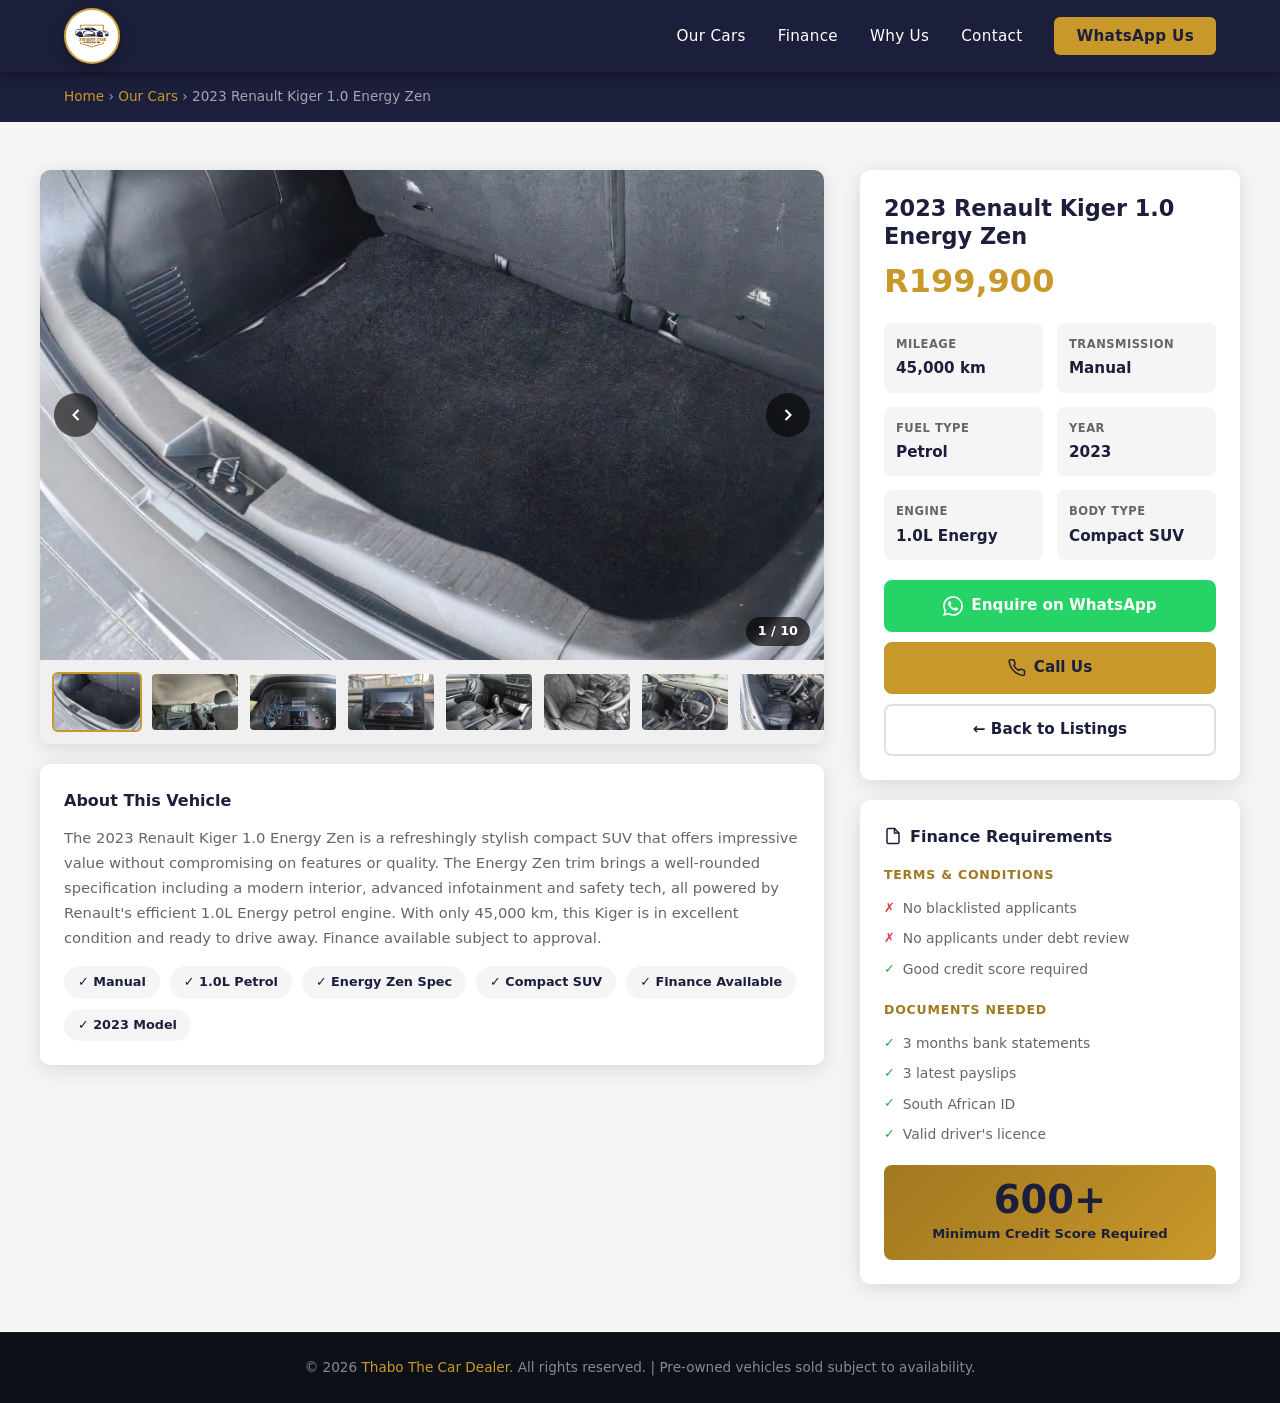
<file: renault-kiger.html>
<!DOCTYPE html>
<html lang="en">
<head>
  <meta charset="UTF-8" />
  <meta name="viewport" content="width=device-width, initial-scale=1.0" />
  <meta name="description" content="2023 Renault Kiger 1.0 Energy Zen — R199,900 | 45,000 km | Manual | Petrol. Available at Thabo The Car Dealer with finance options." />
  <title>2023 Renault Kiger 1.0 Energy Zen | Thabo The Car Dealer</title>
  <link rel="icon" type="image/jpeg" href="images/logo/logo.jpeg" />
  <link rel="stylesheet" href="css/style.css" />
</head>
<body>

  <!-- ═══ HEADER ═══ -->
  <header>
    <div class="nav-inner">
      <a href="index.html" class="nav-logo">
        <img src="images/logo/logo-bg.png" alt="Thabo The Car Dealer Logo" />
      </a>
      <nav>
        <ul class="nav-links" id="navLinks">
          <li><a href="index.html#cars">Our Cars</a></li>
          <li><a href="index.html#finance">Finance</a></li>
          <li><a href="index.html#why-us">Why Us</a></li>
          <li><a href="index.html#contact">Contact</a></li>
          <li>
            <a href="https://wa.me/27682515329?text=Hi%20Thabo%2C%20I%20am%20interested%20in%20the%202023%20Renault%20Kiger%201.0%20Energy%20Zen%20for%20R199%2C900."
               class="nav-cta" target="_blank" rel="noopener">WhatsApp Us</a>
          </li>
        </ul>
      </nav>
      <button class="hamburger" id="hamburger" aria-label="Open menu">
        <span></span><span></span><span></span>
      </button>
    </div>
  </header>

  <!-- ═══ BREADCRUMB ═══ -->
  <div class="detail-breadcrumb">
    <div style="max-width:1200px;margin:0 auto;padding:0 24px;">
      <a href="index.html">Home</a> &rsaquo;
      <a href="index.html#cars">Our Cars</a> &rsaquo;
      2023 Renault Kiger 1.0 Energy Zen
    </div>
  </div>

  <!-- ═══ CAR DETAIL ═══ -->
  <div class="detail-page">
    <div class="detail-inner">

      <!-- ── LEFT: Gallery ── -->
      <div>
        <div class="gallery">

          <!-- Main Image -->
          <div class="gallery-main" id="galleryMain">
            <img src="images/2023 renault kiger 1.0 energy/WhatsApp Image 2026-04-16 at 8.18.10 PM.jpeg"     alt="2023 Renault Kiger - View 1"  class="active" />
            <img src="images/2023 renault kiger 1.0 energy/WhatsApp Image 2026-04-16 at 8.18.10 PM (1).jpeg" alt="2023 Renault Kiger - View 2" />
            <img src="images/2023 renault kiger 1.0 energy/WhatsApp Image 2026-04-16 at 8.18.10 PM (2).jpeg" alt="2023 Renault Kiger - View 3" />
            <img src="images/2023 renault kiger 1.0 energy/WhatsApp Image 2026-04-16 at 8.18.11 PM.jpeg"     alt="2023 Renault Kiger - View 4" />
            <img src="images/2023 renault kiger 1.0 energy/WhatsApp Image 2026-04-16 at 8.18.11 PM (1).jpeg" alt="2023 Renault Kiger - View 5" />
            <img src="images/2023 renault kiger 1.0 energy/WhatsApp Image 2026-04-16 at 8.18.11 PM (2).jpeg" alt="2023 Renault Kiger - View 6" />
            <img src="images/2023 renault kiger 1.0 energy/WhatsApp Image 2026-04-16 at 8.18.12 PM.jpeg"     alt="2023 Renault Kiger - View 7" />
            <img src="images/2023 renault kiger 1.0 energy/WhatsApp Image 2026-04-16 at 8.18.12 PM (1).jpeg" alt="2023 Renault Kiger - View 8" />
            <img src="images/2023 renault kiger 1.0 energy/WhatsApp Image 2026-04-16 at 8.18.12 PM (2).jpeg" alt="2023 Renault Kiger - View 9" />
            <img src="images/2023 renault kiger 1.0 energy/WhatsApp Image 2026-04-16 at 8.18.13 PM.jpeg"     alt="2023 Renault Kiger - View 10" />

            <!-- Navigation Arrows -->
            <div class="gallery-nav">
              <button class="gallery-btn" id="prevBtn" aria-label="Previous image">
                <svg width="20" height="20" fill="none" stroke="currentColor" stroke-width="2.5" viewBox="0 0 24 24">
                  <polyline points="15 18 9 12 15 6"/>
                </svg>
              </button>
              <button class="gallery-btn" id="nextBtn" aria-label="Next image">
                <svg width="20" height="20" fill="none" stroke="currentColor" stroke-width="2.5" viewBox="0 0 24 24">
                  <polyline points="9 18 15 12 9 6"/>
                </svg>
              </button>
            </div>

            <!-- Counter -->
            <div class="gallery-counter" id="galleryCounter">1 / 10</div>
          </div>

          <!-- Thumbnails -->
          <div class="gallery-thumbs" id="galleryThumbs">
            <div class="gallery-thumb active" data-index="0">
              <img src="images/2023 renault kiger 1.0 energy/WhatsApp Image 2026-04-16 at 8.18.10 PM.jpeg"     alt="Thumb 1" />
            </div>
            <div class="gallery-thumb" data-index="1">
              <img src="images/2023 renault kiger 1.0 energy/WhatsApp Image 2026-04-16 at 8.18.10 PM (1).jpeg" alt="Thumb 2" />
            </div>
            <div class="gallery-thumb" data-index="2">
              <img src="images/2023 renault kiger 1.0 energy/WhatsApp Image 2026-04-16 at 8.18.10 PM (2).jpeg" alt="Thumb 3" />
            </div>
            <div class="gallery-thumb" data-index="3">
              <img src="images/2023 renault kiger 1.0 energy/WhatsApp Image 2026-04-16 at 8.18.11 PM.jpeg"     alt="Thumb 4" />
            </div>
            <div class="gallery-thumb" data-index="4">
              <img src="images/2023 renault kiger 1.0 energy/WhatsApp Image 2026-04-16 at 8.18.11 PM (1).jpeg" alt="Thumb 5" />
            </div>
            <div class="gallery-thumb" data-index="5">
              <img src="images/2023 renault kiger 1.0 energy/WhatsApp Image 2026-04-16 at 8.18.11 PM (2).jpeg" alt="Thumb 6" />
            </div>
            <div class="gallery-thumb" data-index="6">
              <img src="images/2023 renault kiger 1.0 energy/WhatsApp Image 2026-04-16 at 8.18.12 PM.jpeg"     alt="Thumb 7" />
            </div>
            <div class="gallery-thumb" data-index="7">
              <img src="images/2023 renault kiger 1.0 energy/WhatsApp Image 2026-04-16 at 8.18.12 PM (1).jpeg" alt="Thumb 8" />
            </div>
            <div class="gallery-thumb" data-index="8">
              <img src="images/2023 renault kiger 1.0 energy/WhatsApp Image 2026-04-16 at 8.18.12 PM (2).jpeg" alt="Thumb 9" />
            </div>
            <div class="gallery-thumb" data-index="9">
              <img src="images/2023 renault kiger 1.0 energy/WhatsApp Image 2026-04-16 at 8.18.13 PM.jpeg"     alt="Thumb 10" />
            </div>
          </div>

        </div><!-- /gallery -->

        <!-- Vehicle Description -->
        <div class="info-card desc-card">
          <h3>About This Vehicle</h3>
          <p>
            The 2023 Renault Kiger 1.0 Energy Zen is a refreshingly stylish compact SUV that offers
            impressive value without compromising on features or quality. The Energy Zen trim brings
            a well-rounded specification including a modern interior, advanced infotainment and safety
            tech, all powered by Renault's efficient 1.0L Energy petrol engine. With only 45,000 km,
            this Kiger is in excellent condition and ready to drive away. Finance available subject
            to approval.
          </p>
          <div class="feature-tags">
            <span class="feature-tag">✓ Manual</span>
            <span class="feature-tag">✓ 1.0L Petrol</span>
            <span class="feature-tag">✓ Energy Zen Spec</span>
            <span class="feature-tag">✓ Compact SUV</span>
            <span class="feature-tag">✓ Finance Available</span>
            <span class="feature-tag">✓ 2023 Model</span>
          </div>
        </div>
      </div>

      <!-- ── RIGHT: Info Panel ── -->
      <div class="car-info-panel">

        <!-- Price & Specs -->
        <div class="info-card">
          <p class="car-title">2023 Renault Kiger 1.0 Energy Zen</p>
          <div class="car-price-large">R199,900</div>

          <div class="info-specs-grid">
            <div class="info-spec">
              <span class="spec-label">Mileage</span>
              <span class="spec-value">45,000 km</span>
            </div>
            <div class="info-spec">
              <span class="spec-label">Transmission</span>
              <span class="spec-value">Manual</span>
            </div>
            <div class="info-spec">
              <span class="spec-label">Fuel Type</span>
              <span class="spec-value">Petrol</span>
            </div>
            <div class="info-spec">
              <span class="spec-label">Year</span>
              <span class="spec-value">2023</span>
            </div>
            <div class="info-spec">
              <span class="spec-label">Engine</span>
              <span class="spec-value">1.0L Energy</span>
            </div>
            <div class="info-spec">
              <span class="spec-label">Body Type</span>
              <span class="spec-value">Compact SUV</span>
            </div>
          </div>

          <div class="detail-cta-btns">
            <a href="https://wa.me/27682515329?text=Hi%20Thabo%2C%20I%20am%20interested%20in%20the%202023%20Renault%20Kiger%201.0%20Energy%20Zen%20for%20R199%2C900.%20Please%20contact%20me."
               class="btn btn-whatsapp" target="_blank" rel="noopener">
              <svg width="20" height="20" fill="currentColor" viewBox="0 0 24 24">
                <path d="M17.472 14.382c-.297-.149-1.758-.867-2.03-.967-.273-.099-.471-.148-.67.15-.197.297-.767.966-.94 1.164-.173.199-.347.223-.644.075-.297-.15-1.255-.463-2.39-1.475-.883-.788-1.48-1.761-1.653-2.059-.173-.297-.018-.458.13-.606.134-.133.298-.347.446-.52.149-.174.198-.298.298-.497.099-.198.05-.371-.025-.52-.075-.149-.669-1.612-.916-2.207-.242-.579-.487-.5-.669-.51-.173-.008-.371-.01-.57-.01-.198 0-.52.074-.792.372-.272.297-1.04 1.016-1.04 2.479 0 1.462 1.065 2.875 1.213 3.074.149.198 2.096 3.2 5.077 4.487.709.306 1.262.489 1.694.625.712.227 1.36.195 1.871.118.571-.085 1.758-.719 2.006-1.413.248-.694.248-1.289.173-1.413-.074-.124-.272-.198-.57-.347m-5.421 7.403h-.004a9.87 9.87 0 0 1-5.031-1.378l-.361-.214-3.741.982.998-3.648-.235-.374a9.86 9.86 0 0 1-1.51-5.26c.001-5.45 4.436-9.884 9.888-9.884 2.64 0 5.122 1.03 6.988 2.898a9.825 9.825 0 0 1 2.893 6.994c-.003 5.45-4.437 9.884-9.885 9.884m8.413-18.297A11.815 11.815 0 0 0 12.05 0C5.495 0 .16 5.335.157 11.892c0 2.096.547 4.142 1.588 5.945L.057 24l6.305-1.654a11.882 11.882 0 0 0 5.683 1.448h.005c6.554 0 11.89-5.335 11.893-11.893a11.821 11.821 0 0 0-3.48-8.413Z"/>
              </svg>
              Enquire on WhatsApp
            </a>
            <a href="tel:0682515329" class="btn btn-primary">
              <svg width="18" height="18" fill="none" stroke="currentColor" stroke-width="2" viewBox="0 0 24 24">
                <path d="M22 16.92v3a2 2 0 0 1-2.18 2 19.79 19.79 0 0 1-8.63-3.07A19.5 19.5 0 0 1 4.69 12 19.79 19.79 0 0 1 1.61 3.4 2 2 0 0 1 3.6 1h3a2 2 0 0 1 2 1.72c.127.96.361 1.903.7 2.81a2 2 0 0 1-.45 2.11L7.91 8.69a16 16 0 0 0 6.38 6.38l.87-.87a2 2 0 0 1 2.11-.45c.907.339 1.85.573 2.81.7A2 2 0 0 1 22 16.92z"/>
              </svg>
              Call Us
            </a>
            <a href="index.html#cars" class="btn btn-back">
              ← Back to Listings
            </a>
          </div>
        </div>

        <!-- Finance Requirements -->
        <div class="finance-requirements">
          <h3>
            <svg width="18" height="18" fill="none" stroke="currentColor" stroke-width="2" viewBox="0 0 24 24">
              <path d="M14 2H6a2 2 0 0 0-2 2v16a2 2 0 0 0 2 2h12a2 2 0 0 0 2-2V8z"/><polyline points="14 2 14 8 20 8"/>
            </svg>
            Finance Requirements
          </h3>

          <div class="req-group">
            <h4>Terms &amp; Conditions</h4>
            <ul>
              <li class="req-no">No blacklisted applicants</li>
              <li class="req-no">No applicants under debt review</li>
              <li>Good credit score required</li>
            </ul>
          </div>

          <div class="req-group">
            <h4>Documents Needed</h4>
            <ul>
              <li>3 months bank statements</li>
              <li>3 latest payslips</li>
              <li>South African ID</li>
              <li>Valid driver's licence</li>
            </ul>
          </div>

          <div class="credit-badge">
            <span class="score">600+</span>
            <p>Minimum Credit Score Required</p>
          </div>
        </div>

      </div><!-- /car-info-panel -->
    </div><!-- /detail-inner -->
  </div><!-- /detail-page -->

  <!-- ═══ FOOTER ═══ -->
  <footer>
    <p>&copy; 2026 <span>Thabo The Car Dealer</span>. All rights reserved. | Pre-owned vehicles sold subject to availability.</p>
  </footer>

  <script src="js/main.js"></script>
</body>
</html>
</file>
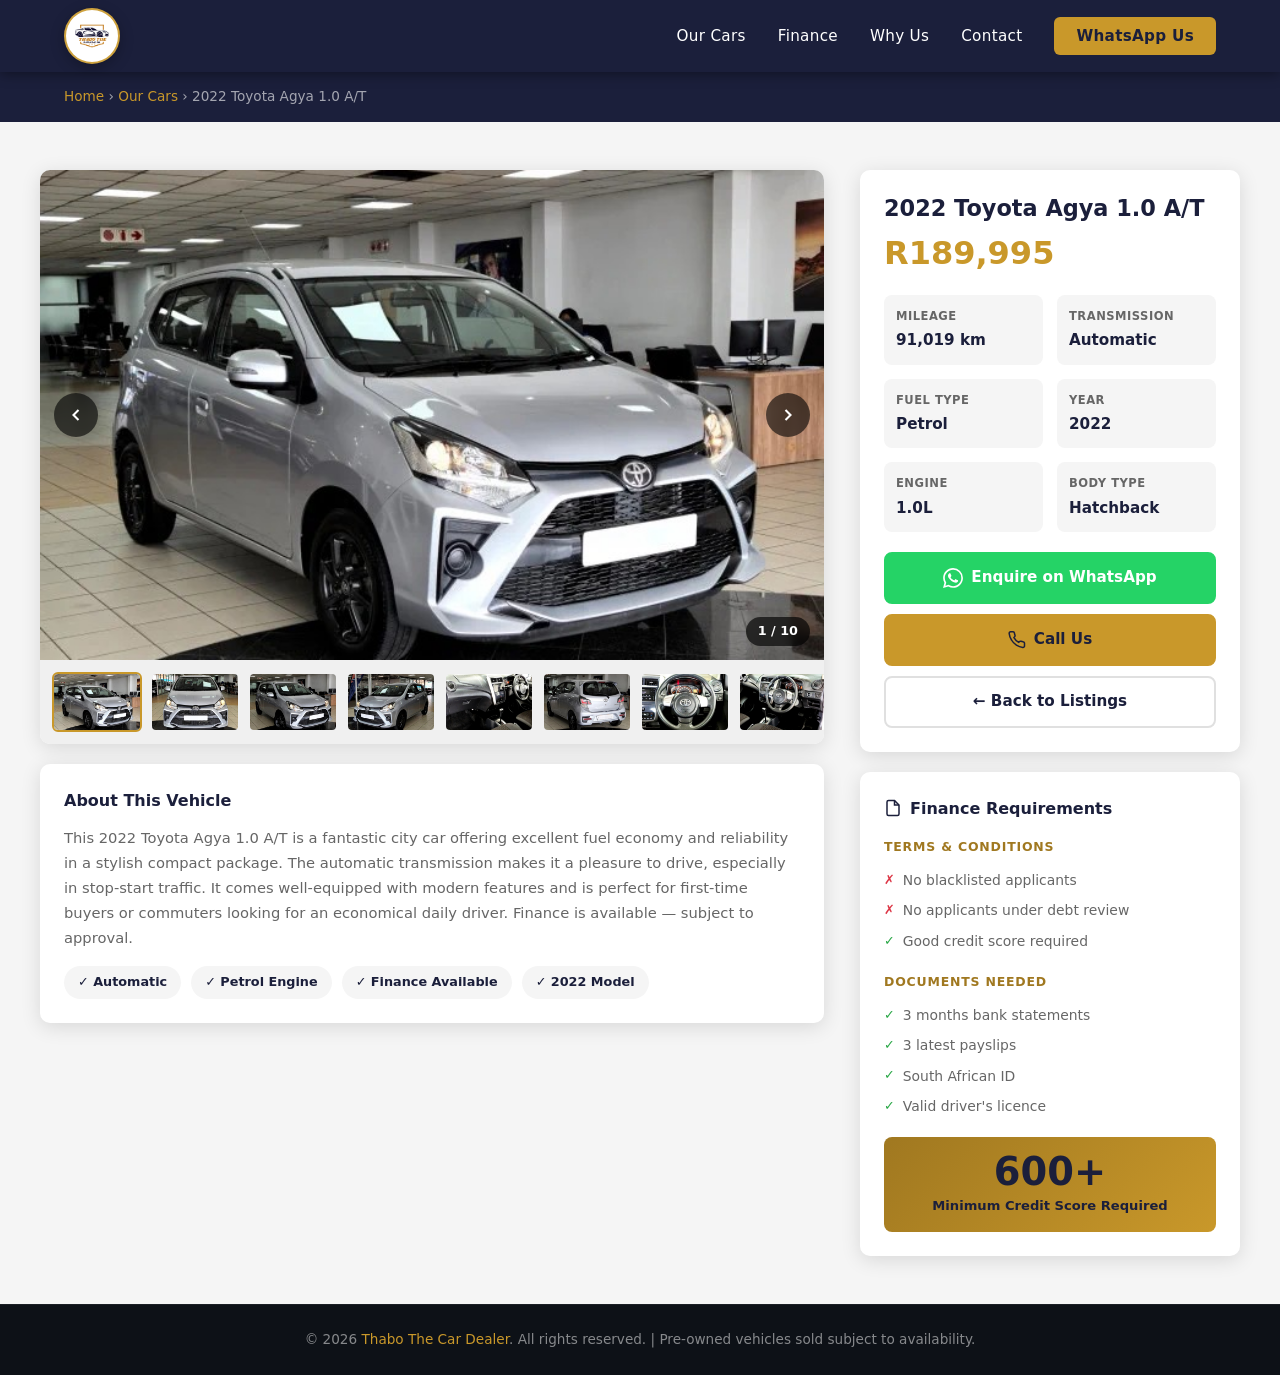
<file: toyota-agya.html>
<!DOCTYPE html>
<html lang="en">
<head>
  <meta charset="UTF-8" />
  <meta name="viewport" content="width=device-width, initial-scale=1.0" />
  <meta name="description" content="2022 Toyota Agya 1.0 A/T — R189,995 | 91,019 km | Automatic | Petrol. Available at Thabo The Car Dealer with finance options." />
  <title>2022 Toyota Agya 1.0 A/T | Thabo The Car Dealer</title>
  <link rel="icon" type="image/jpeg" href="images/logo/logo.jpeg" />
  <link rel="stylesheet" href="css/style.css" />
</head>
<body>

  <!-- ═══ HEADER ═══ -->
  <header>
    <div class="nav-inner">
      <a href="index.html" class="nav-logo">
        <img src="images/logo/logo-bg.png" alt="Thabo The Car Dealer Logo" />
      </a>
      <nav>
        <ul class="nav-links" id="navLinks">
          <li><a href="index.html#cars">Our Cars</a></li>
          <li><a href="index.html#finance">Finance</a></li>
          <li><a href="index.html#why-us">Why Us</a></li>
          <li><a href="index.html#contact">Contact</a></li>
          <li>
            <a href="https://wa.me/27682515329?text=Hi%20Thabo%2C%20I%20am%20interested%20in%20the%202022%20Toyota%20Agya%201.0%20A%2FT%20for%20R189%2C995."
               class="nav-cta" target="_blank" rel="noopener">WhatsApp Us</a>
          </li>
        </ul>
      </nav>
      <button class="hamburger" id="hamburger" aria-label="Open menu">
        <span></span><span></span><span></span>
      </button>
    </div>
  </header>

  <!-- ═══ BREADCRUMB ═══ -->
  <div class="detail-breadcrumb">
    <div style="max-width:1200px;margin:0 auto;padding:0 24px;">
      <a href="index.html">Home</a> &rsaquo;
      <a href="index.html#cars">Our Cars</a> &rsaquo;
      2022 Toyota Agya 1.0 A/T
    </div>
  </div>

  <!-- ═══ CAR DETAIL ═══ -->
  <div class="detail-page">
    <div class="detail-inner">

      <!-- ── LEFT: Gallery ── -->
      <div>
        <div class="gallery">

          <!-- Main Image -->
          <div class="gallery-main" id="galleryMain">
            <img src="images/Toyota agya 1.0/WhatsApp Image 2026-04-16 at 8.24.40 PM.jpeg" alt="2022 Toyota Agya 1.0 A/T - Exterior Front Quarter" class="active" />
            <img src="images/Toyota agya 1.0/WhatsApp Image 2026-04-16 at 8.24.41 PM.jpeg"  alt="2022 Toyota Agya 1.0 A/T - Exterior Side" />
            <img src="images/Toyota agya 1.0/WhatsApp Image 2026-04-16 at 8.24.41 PM (1).jpeg" alt="2022 Toyota Agya 1.0 A/T - Exterior Front" />
            <img src="images/Toyota agya 1.0/WhatsApp Image 2026-04-16 at 8.24.41 PM (2).jpeg" alt="2022 Toyota Agya 1.0 A/T - Exterior Rear" />
            <img src="images/Toyota agya 1.0/WhatsApp Image 2026-04-16 at 8.24.42 PM.jpeg"    alt="2022 Toyota Agya 1.0 A/T - Front Grille" />
            <img src="images/Toyota agya 1.0/WhatsApp Image 2026-04-16 at 8.24.42 PM (1).jpeg" alt="2022 Toyota Agya 1.0 A/T - Interior Dashboard" />
            <img src="images/Toyota agya 1.0/WhatsApp Image 2026-04-16 at 8.24.42 PM (2).jpeg" alt="2022 Toyota Agya 1.0 A/T - Steering Wheel" />
            <img src="images/Toyota agya 1.0/WhatsApp Image 2026-04-16 at 8.24.42 PM (3).jpeg" alt="2022 Toyota Agya 1.0 A/T - Interior Cabin" />
            <img src="images/Toyota agya 1.0/WhatsApp Image 2026-04-16 at 8.24.43 PM.jpeg"    alt="2022 Toyota Agya 1.0 A/T - Gear Shift" />
            <img src="images/Toyota agya 1.0/WhatsApp Image 2026-04-16 at 8.27.08 PM (1).jpeg" alt="2022 Toyota Agya 1.0 A/T - Additional View" />

            <!-- Navigation Arrows -->
            <div class="gallery-nav">
              <button class="gallery-btn" id="prevBtn" aria-label="Previous image">
                <svg width="20" height="20" fill="none" stroke="currentColor" stroke-width="2.5" viewBox="0 0 24 24">
                  <polyline points="15 18 9 12 15 6"/>
                </svg>
              </button>
              <button class="gallery-btn" id="nextBtn" aria-label="Next image">
                <svg width="20" height="20" fill="none" stroke="currentColor" stroke-width="2.5" viewBox="0 0 24 24">
                  <polyline points="9 18 15 12 9 6"/>
                </svg>
              </button>
            </div>

            <!-- Counter -->
            <div class="gallery-counter" id="galleryCounter">1 / 10</div>
          </div>

          <!-- Thumbnails -->
          <div class="gallery-thumbs" id="galleryThumbs">
            <div class="gallery-thumb active" data-index="0">
              <img src="images/Toyota agya 1.0/WhatsApp Image 2026-04-16 at 8.24.40 PM.jpeg" alt="Thumb 1" />
            </div>
            <div class="gallery-thumb" data-index="1">
              <img src="images/Toyota agya 1.0/WhatsApp Image 2026-04-16 at 8.24.41 PM.jpeg" alt="Thumb 2" />
            </div>
            <div class="gallery-thumb" data-index="2">
              <img src="images/Toyota agya 1.0/WhatsApp Image 2026-04-16 at 8.24.41 PM (1).jpeg" alt="Thumb 3" />
            </div>
            <div class="gallery-thumb" data-index="3">
              <img src="images/Toyota agya 1.0/WhatsApp Image 2026-04-16 at 8.24.41 PM (2).jpeg" alt="Thumb 4" />
            </div>
            <div class="gallery-thumb" data-index="4">
              <img src="images/Toyota agya 1.0/WhatsApp Image 2026-04-16 at 8.24.42 PM.jpeg" alt="Thumb 5" />
            </div>
            <div class="gallery-thumb" data-index="5">
              <img src="images/Toyota agya 1.0/WhatsApp Image 2026-04-16 at 8.24.42 PM (1).jpeg" alt="Thumb 6" />
            </div>
            <div class="gallery-thumb" data-index="6">
              <img src="images/Toyota agya 1.0/WhatsApp Image 2026-04-16 at 8.24.42 PM (2).jpeg" alt="Thumb 7" />
            </div>
            <div class="gallery-thumb" data-index="7">
              <img src="images/Toyota agya 1.0/WhatsApp Image 2026-04-16 at 8.24.42 PM (3).jpeg" alt="Thumb 8" />
            </div>
            <div class="gallery-thumb" data-index="8">
              <img src="images/Toyota agya 1.0/WhatsApp Image 2026-04-16 at 8.24.43 PM.jpeg" alt="Thumb 9" />
            </div>
            <div class="gallery-thumb" data-index="9">
              <img src="images/Toyota agya 1.0/WhatsApp Image 2026-04-16 at 8.27.08 PM (1).jpeg" alt="Thumb 10" />
            </div>
          </div>

        </div><!-- /gallery -->

        <!-- Vehicle Description -->
        <div class="info-card desc-card">
          <h3>About This Vehicle</h3>
          <p>
            This 2022 Toyota Agya 1.0 A/T is a fantastic city car offering excellent fuel economy and reliability
            in a stylish compact package. The automatic transmission makes it a pleasure to drive, especially
            in stop-start traffic. It comes well-equipped with modern features and is perfect for first-time
            buyers or commuters looking for an economical daily driver. Finance is available — subject to
            approval.
          </p>
          <div class="feature-tags">
            <span class="feature-tag">✓ Automatic</span>
            <span class="feature-tag">✓ Petrol Engine</span>
            <span class="feature-tag">✓ Finance Available</span>
            <span class="feature-tag">✓ 2022 Model</span>
          </div>
        </div>
      </div>

      <!-- ── RIGHT: Info Panel ── -->
      <div class="car-info-panel">

        <!-- Price & Specs -->
        <div class="info-card">
          <p class="car-title">2022 Toyota Agya 1.0 A/T</p>
          <div class="car-price-large">R189,995</div>

          <div class="info-specs-grid">
            <div class="info-spec">
              <span class="spec-label">Mileage</span>
              <span class="spec-value">91,019 km</span>
            </div>
            <div class="info-spec">
              <span class="spec-label">Transmission</span>
              <span class="spec-value">Automatic</span>
            </div>
            <div class="info-spec">
              <span class="spec-label">Fuel Type</span>
              <span class="spec-value">Petrol</span>
            </div>
            <div class="info-spec">
              <span class="spec-label">Year</span>
              <span class="spec-value">2022</span>
            </div>
            <div class="info-spec">
              <span class="spec-label">Engine</span>
              <span class="spec-value">1.0L</span>
            </div>
            <div class="info-spec">
              <span class="spec-label">Body Type</span>
              <span class="spec-value">Hatchback</span>
            </div>
          </div>

          <div class="detail-cta-btns">
            <a href="https://wa.me/27682515329?text=Hi%20Thabo%2C%20I%20am%20interested%20in%20the%202022%20Toyota%20Agya%201.0%20A%2FT%20for%20R189%2C995.%20Please%20contact%20me."
               class="btn btn-whatsapp" target="_blank" rel="noopener">
              <svg width="20" height="20" fill="currentColor" viewBox="0 0 24 24">
                <path d="M17.472 14.382c-.297-.149-1.758-.867-2.03-.967-.273-.099-.471-.148-.67.15-.197.297-.767.966-.94 1.164-.173.199-.347.223-.644.075-.297-.15-1.255-.463-2.39-1.475-.883-.788-1.48-1.761-1.653-2.059-.173-.297-.018-.458.13-.606.134-.133.298-.347.446-.52.149-.174.198-.298.298-.497.099-.198.05-.371-.025-.52-.075-.149-.669-1.612-.916-2.207-.242-.579-.487-.5-.669-.51-.173-.008-.371-.01-.57-.01-.198 0-.52.074-.792.372-.272.297-1.04 1.016-1.04 2.479 0 1.462 1.065 2.875 1.213 3.074.149.198 2.096 3.2 5.077 4.487.709.306 1.262.489 1.694.625.712.227 1.36.195 1.871.118.571-.085 1.758-.719 2.006-1.413.248-.694.248-1.289.173-1.413-.074-.124-.272-.198-.57-.347m-5.421 7.403h-.004a9.87 9.87 0 0 1-5.031-1.378l-.361-.214-3.741.982.998-3.648-.235-.374a9.86 9.86 0 0 1-1.51-5.26c.001-5.45 4.436-9.884 9.888-9.884 2.64 0 5.122 1.03 6.988 2.898a9.825 9.825 0 0 1 2.893 6.994c-.003 5.45-4.437 9.884-9.885 9.884m8.413-18.297A11.815 11.815 0 0 0 12.05 0C5.495 0 .16 5.335.157 11.892c0 2.096.547 4.142 1.588 5.945L.057 24l6.305-1.654a11.882 11.882 0 0 0 5.683 1.448h.005c6.554 0 11.89-5.335 11.893-11.893a11.821 11.821 0 0 0-3.48-8.413Z"/>
              </svg>
              Enquire on WhatsApp
            </a>
            <a href="tel:0682515329" class="btn btn-primary">
              <svg width="18" height="18" fill="none" stroke="currentColor" stroke-width="2" viewBox="0 0 24 24">
                <path d="M22 16.92v3a2 2 0 0 1-2.18 2 19.79 19.79 0 0 1-8.63-3.07A19.5 19.5 0 0 1 4.69 12 19.79 19.79 0 0 1 1.61 3.4 2 2 0 0 1 3.6 1h3a2 2 0 0 1 2 1.72c.127.96.361 1.903.7 2.81a2 2 0 0 1-.45 2.11L7.91 8.69a16 16 0 0 0 6.38 6.38l.87-.87a2 2 0 0 1 2.11-.45c.907.339 1.85.573 2.81.7A2 2 0 0 1 22 16.92z"/>
              </svg>
              Call Us
            </a>
            <a href="index.html#cars" class="btn btn-back">
              ← Back to Listings
            </a>
          </div>
        </div>

        <!-- Finance Requirements -->
        <div class="finance-requirements">
          <h3>
            <svg width="18" height="18" fill="none" stroke="currentColor" stroke-width="2" viewBox="0 0 24 24">
              <path d="M14 2H6a2 2 0 0 0-2 2v16a2 2 0 0 0 2 2h12a2 2 0 0 0 2-2V8z"/><polyline points="14 2 14 8 20 8"/>
            </svg>
            Finance Requirements
          </h3>

          <div class="req-group">
            <h4>Terms &amp; Conditions</h4>
            <ul>
              <li class="req-no">No blacklisted applicants</li>
              <li class="req-no">No applicants under debt review</li>
              <li>Good credit score required</li>
            </ul>
          </div>

          <div class="req-group">
            <h4>Documents Needed</h4>
            <ul>
              <li>3 months bank statements</li>
              <li>3 latest payslips</li>
              <li>South African ID</li>
              <li>Valid driver's licence</li>
            </ul>
          </div>

          <div class="credit-badge">
            <span class="score">600+</span>
            <p>Minimum Credit Score Required</p>
          </div>
        </div>

      </div><!-- /car-info-panel -->
    </div><!-- /detail-inner -->
  </div><!-- /detail-page -->

  <!-- ═══ FOOTER ═══ -->
  <footer>
    <p>&copy; 2026 <span>Thabo The Car Dealer</span>. All rights reserved. | Pre-owned vehicles sold subject to availability.</p>
  </footer>

  <script src="js/main.js"></script>
</body>
</html>
</file>
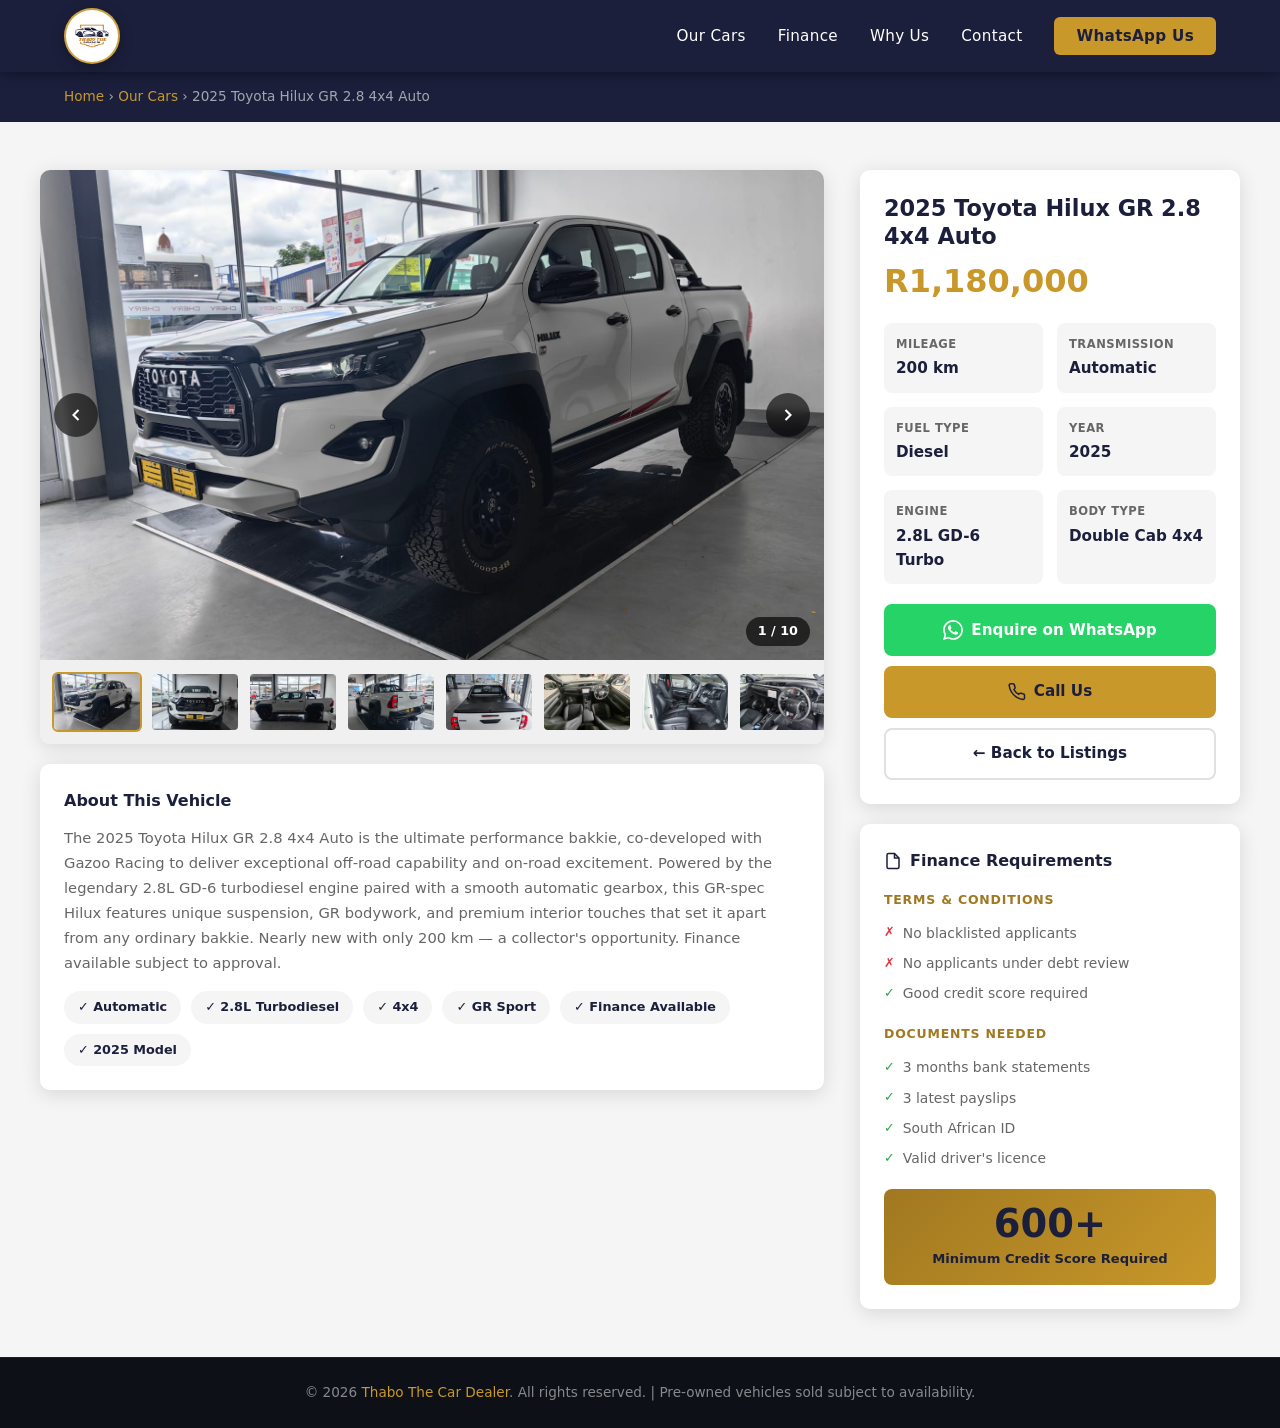
<file: toyota-hilux-gr.html>
<!DOCTYPE html>
<html lang="en">
<head>
  <meta charset="UTF-8" />
  <meta name="viewport" content="width=device-width, initial-scale=1.0" />
  <meta name="description" content="2025 Toyota Hilux GR 2.8 4x4 Auto — R1,180,000 | 200 km | Automatic | Diesel. Available at Thabo The Car Dealer with finance options." />
  <title>2025 Toyota Hilux GR 2.8 4x4 Auto | Thabo The Car Dealer</title>
  <link rel="icon" type="image/jpeg" href="images/logo/logo.jpeg" />
  <link rel="stylesheet" href="css/style.css" />
</head>
<body>

  <!-- ═══ HEADER ═══ -->
  <header>
    <div class="nav-inner">
      <a href="index.html" class="nav-logo">
        <img src="images/logo/logo-bg.png" alt="Thabo The Car Dealer Logo" />
      </a>
      <nav>
        <ul class="nav-links" id="navLinks">
          <li><a href="index.html#cars">Our Cars</a></li>
          <li><a href="index.html#finance">Finance</a></li>
          <li><a href="index.html#why-us">Why Us</a></li>
          <li><a href="index.html#contact">Contact</a></li>
          <li>
            <a href="https://wa.me/27682515329?text=Hi%20Thabo%2C%20I%20am%20interested%20in%20the%202025%20Toyota%20Hilux%20GR%202.8%204x4%20Auto%20for%20R1%2C180%2C000."
               class="nav-cta" target="_blank" rel="noopener">WhatsApp Us</a>
          </li>
        </ul>
      </nav>
      <button class="hamburger" id="hamburger" aria-label="Open menu">
        <span></span><span></span><span></span>
      </button>
    </div>
  </header>

  <!-- ═══ BREADCRUMB ═══ -->
  <div class="detail-breadcrumb">
    <div style="max-width:1200px;margin:0 auto;padding:0 24px;">
      <a href="index.html">Home</a> &rsaquo;
      <a href="index.html#cars">Our Cars</a> &rsaquo;
      2025 Toyota Hilux GR 2.8 4x4 Auto
    </div>
  </div>

  <!-- ═══ CAR DETAIL ═══ -->
  <div class="detail-page">
    <div class="detail-inner">

      <!-- ── LEFT: Gallery ── -->
      <div>
        <div class="gallery">

          <!-- Main Image -->
          <div class="gallery-main" id="galleryMain">
            <img src="images/Hilux GR 2.8 4x4 auto/WhatsApp Image 2026-04-16 at 8.18.43 PM.jpeg"     alt="2025 Toyota Hilux GR - View 1"  class="active" />
            <img src="images/Hilux GR 2.8 4x4 auto/WhatsApp Image 2026-04-16 at 8.18.43 PM (1).jpeg" alt="2025 Toyota Hilux GR - View 2" />
            <img src="images/Hilux GR 2.8 4x4 auto/WhatsApp Image 2026-04-16 at 8.18.43 PM (2).jpeg" alt="2025 Toyota Hilux GR - View 3" />
            <img src="images/Hilux GR 2.8 4x4 auto/WhatsApp Image 2026-04-16 at 8.18.44 PM.jpeg"     alt="2025 Toyota Hilux GR - View 4" />
            <img src="images/Hilux GR 2.8 4x4 auto/WhatsApp Image 2026-04-16 at 8.18.44 PM (1).jpeg" alt="2025 Toyota Hilux GR - View 5" />
            <img src="images/Hilux GR 2.8 4x4 auto/WhatsApp Image 2026-04-16 at 8.18.44 PM (2).jpeg" alt="2025 Toyota Hilux GR - View 6" />
            <img src="images/Hilux GR 2.8 4x4 auto/WhatsApp Image 2026-04-16 at 8.18.44 PM (3).jpeg" alt="2025 Toyota Hilux GR - View 7" />
            <img src="images/Hilux GR 2.8 4x4 auto/WhatsApp Image 2026-04-16 at 8.18.45 PM.jpeg"     alt="2025 Toyota Hilux GR - View 8" />
            <img src="images/Hilux GR 2.8 4x4 auto/WhatsApp Image 2026-04-16 at 8.18.45 PM (1).jpeg" alt="2025 Toyota Hilux GR - View 9" />
            <img src="images/Hilux GR 2.8 4x4 auto/WhatsApp Image 2026-04-16 at 8.18.45 PM (2).jpeg" alt="2025 Toyota Hilux GR - View 10" />

            <!-- Navigation Arrows -->
            <div class="gallery-nav">
              <button class="gallery-btn" id="prevBtn" aria-label="Previous image">
                <svg width="20" height="20" fill="none" stroke="currentColor" stroke-width="2.5" viewBox="0 0 24 24">
                  <polyline points="15 18 9 12 15 6"/>
                </svg>
              </button>
              <button class="gallery-btn" id="nextBtn" aria-label="Next image">
                <svg width="20" height="20" fill="none" stroke="currentColor" stroke-width="2.5" viewBox="0 0 24 24">
                  <polyline points="9 18 15 12 9 6"/>
                </svg>
              </button>
            </div>

            <!-- Counter -->
            <div class="gallery-counter" id="galleryCounter">1 / 10</div>
          </div>

          <!-- Thumbnails -->
          <div class="gallery-thumbs" id="galleryThumbs">
            <div class="gallery-thumb active" data-index="0">
              <img src="images/Hilux GR 2.8 4x4 auto/WhatsApp Image 2026-04-16 at 8.18.43 PM.jpeg"     alt="Thumb 1" />
            </div>
            <div class="gallery-thumb" data-index="1">
              <img src="images/Hilux GR 2.8 4x4 auto/WhatsApp Image 2026-04-16 at 8.18.43 PM (1).jpeg" alt="Thumb 2" />
            </div>
            <div class="gallery-thumb" data-index="2">
              <img src="images/Hilux GR 2.8 4x4 auto/WhatsApp Image 2026-04-16 at 8.18.43 PM (2).jpeg" alt="Thumb 3" />
            </div>
            <div class="gallery-thumb" data-index="3">
              <img src="images/Hilux GR 2.8 4x4 auto/WhatsApp Image 2026-04-16 at 8.18.44 PM.jpeg"     alt="Thumb 4" />
            </div>
            <div class="gallery-thumb" data-index="4">
              <img src="images/Hilux GR 2.8 4x4 auto/WhatsApp Image 2026-04-16 at 8.18.44 PM (1).jpeg" alt="Thumb 5" />
            </div>
            <div class="gallery-thumb" data-index="5">
              <img src="images/Hilux GR 2.8 4x4 auto/WhatsApp Image 2026-04-16 at 8.18.44 PM (2).jpeg" alt="Thumb 6" />
            </div>
            <div class="gallery-thumb" data-index="6">
              <img src="images/Hilux GR 2.8 4x4 auto/WhatsApp Image 2026-04-16 at 8.18.44 PM (3).jpeg" alt="Thumb 7" />
            </div>
            <div class="gallery-thumb" data-index="7">
              <img src="images/Hilux GR 2.8 4x4 auto/WhatsApp Image 2026-04-16 at 8.18.45 PM.jpeg"     alt="Thumb 8" />
            </div>
            <div class="gallery-thumb" data-index="8">
              <img src="images/Hilux GR 2.8 4x4 auto/WhatsApp Image 2026-04-16 at 8.18.45 PM (1).jpeg" alt="Thumb 9" />
            </div>
            <div class="gallery-thumb" data-index="9">
              <img src="images/Hilux GR 2.8 4x4 auto/WhatsApp Image 2026-04-16 at 8.18.45 PM (2).jpeg" alt="Thumb 10" />
            </div>
          </div>

        </div><!-- /gallery -->

        <!-- Vehicle Description -->
        <div class="info-card desc-card">
          <h3>About This Vehicle</h3>
          <p>
            The 2025 Toyota Hilux GR 2.8 4x4 Auto is the ultimate performance bakkie, co-developed with
            Gazoo Racing to deliver exceptional off-road capability and on-road excitement. Powered by the
            legendary 2.8L GD-6 turbodiesel engine paired with a smooth automatic gearbox, this GR-spec
            Hilux features unique suspension, GR bodywork, and premium interior touches that set it apart
            from any ordinary bakkie. Nearly new with only 200 km — a collector's opportunity. Finance
            available subject to approval.
          </p>
          <div class="feature-tags">
            <span class="feature-tag">✓ Automatic</span>
            <span class="feature-tag">✓ 2.8L Turbodiesel</span>
            <span class="feature-tag">✓ 4x4</span>
            <span class="feature-tag">✓ GR Sport</span>
            <span class="feature-tag">✓ Finance Available</span>
            <span class="feature-tag">✓ 2025 Model</span>
          </div>
        </div>
      </div>

      <!-- ── RIGHT: Info Panel ── -->
      <div class="car-info-panel">

        <!-- Price & Specs -->
        <div class="info-card">
          <p class="car-title">2025 Toyota Hilux GR 2.8 4x4 Auto</p>
          <div class="car-price-large">R1,180,000</div>

          <div class="info-specs-grid">
            <div class="info-spec">
              <span class="spec-label">Mileage</span>
              <span class="spec-value">200 km</span>
            </div>
            <div class="info-spec">
              <span class="spec-label">Transmission</span>
              <span class="spec-value">Automatic</span>
            </div>
            <div class="info-spec">
              <span class="spec-label">Fuel Type</span>
              <span class="spec-value">Diesel</span>
            </div>
            <div class="info-spec">
              <span class="spec-label">Year</span>
              <span class="spec-value">2025</span>
            </div>
            <div class="info-spec">
              <span class="spec-label">Engine</span>
              <span class="spec-value">2.8L GD-6 Turbo</span>
            </div>
            <div class="info-spec">
              <span class="spec-label">Body Type</span>
              <span class="spec-value">Double Cab 4x4</span>
            </div>
          </div>

          <div class="detail-cta-btns">
            <a href="https://wa.me/27682515329?text=Hi%20Thabo%2C%20I%20am%20interested%20in%20the%202025%20Toyota%20Hilux%20GR%202.8%204x4%20Auto%20for%20R1%2C180%2C000.%20Please%20contact%20me."
               class="btn btn-whatsapp" target="_blank" rel="noopener">
              <svg width="20" height="20" fill="currentColor" viewBox="0 0 24 24">
                <path d="M17.472 14.382c-.297-.149-1.758-.867-2.03-.967-.273-.099-.471-.148-.67.15-.197.297-.767.966-.94 1.164-.173.199-.347.223-.644.075-.297-.15-1.255-.463-2.39-1.475-.883-.788-1.48-1.761-1.653-2.059-.173-.297-.018-.458.13-.606.134-.133.298-.347.446-.52.149-.174.198-.298.298-.497.099-.198.05-.371-.025-.52-.075-.149-.669-1.612-.916-2.207-.242-.579-.487-.5-.669-.51-.173-.008-.371-.01-.57-.01-.198 0-.52.074-.792.372-.272.297-1.04 1.016-1.04 2.479 0 1.462 1.065 2.875 1.213 3.074.149.198 2.096 3.2 5.077 4.487.709.306 1.262.489 1.694.625.712.227 1.36.195 1.871.118.571-.085 1.758-.719 2.006-1.413.248-.694.248-1.289.173-1.413-.074-.124-.272-.198-.57-.347m-5.421 7.403h-.004a9.87 9.87 0 0 1-5.031-1.378l-.361-.214-3.741.982.998-3.648-.235-.374a9.86 9.86 0 0 1-1.51-5.26c.001-5.45 4.436-9.884 9.888-9.884 2.64 0 5.122 1.03 6.988 2.898a9.825 9.825 0 0 1 2.893 6.994c-.003 5.45-4.437 9.884-9.885 9.884m8.413-18.297A11.815 11.815 0 0 0 12.05 0C5.495 0 .16 5.335.157 11.892c0 2.096.547 4.142 1.588 5.945L.057 24l6.305-1.654a11.882 11.882 0 0 0 5.683 1.448h.005c6.554 0 11.89-5.335 11.893-11.893a11.821 11.821 0 0 0-3.48-8.413Z"/>
              </svg>
              Enquire on WhatsApp
            </a>
            <a href="tel:0682515329" class="btn btn-primary">
              <svg width="18" height="18" fill="none" stroke="currentColor" stroke-width="2" viewBox="0 0 24 24">
                <path d="M22 16.92v3a2 2 0 0 1-2.18 2 19.79 19.79 0 0 1-8.63-3.07A19.5 19.5 0 0 1 4.69 12 19.79 19.79 0 0 1 1.61 3.4 2 2 0 0 1 3.6 1h3a2 2 0 0 1 2 1.72c.127.96.361 1.903.7 2.81a2 2 0 0 1-.45 2.11L7.91 8.69a16 16 0 0 0 6.38 6.38l.87-.87a2 2 0 0 1 2.11-.45c.907.339 1.85.573 2.81.7A2 2 0 0 1 22 16.92z"/>
              </svg>
              Call Us
            </a>
            <a href="index.html#cars" class="btn btn-back">
              ← Back to Listings
            </a>
          </div>
        </div>

        <!-- Finance Requirements -->
        <div class="finance-requirements">
          <h3>
            <svg width="18" height="18" fill="none" stroke="currentColor" stroke-width="2" viewBox="0 0 24 24">
              <path d="M14 2H6a2 2 0 0 0-2 2v16a2 2 0 0 0 2 2h12a2 2 0 0 0 2-2V8z"/><polyline points="14 2 14 8 20 8"/>
            </svg>
            Finance Requirements
          </h3>

          <div class="req-group">
            <h4>Terms &amp; Conditions</h4>
            <ul>
              <li class="req-no">No blacklisted applicants</li>
              <li class="req-no">No applicants under debt review</li>
              <li>Good credit score required</li>
            </ul>
          </div>

          <div class="req-group">
            <h4>Documents Needed</h4>
            <ul>
              <li>3 months bank statements</li>
              <li>3 latest payslips</li>
              <li>South African ID</li>
              <li>Valid driver's licence</li>
            </ul>
          </div>

          <div class="credit-badge">
            <span class="score">600+</span>
            <p>Minimum Credit Score Required</p>
          </div>
        </div>

      </div><!-- /car-info-panel -->
    </div><!-- /detail-inner -->
  </div><!-- /detail-page -->

  <!-- ═══ FOOTER ═══ -->
  <footer>
    <p>&copy; 2026 <span>Thabo The Car Dealer</span>. All rights reserved. | Pre-owned vehicles sold subject to availability.</p>
  </footer>

  <script src="js/main.js"></script>
</body>
</html>
</file>
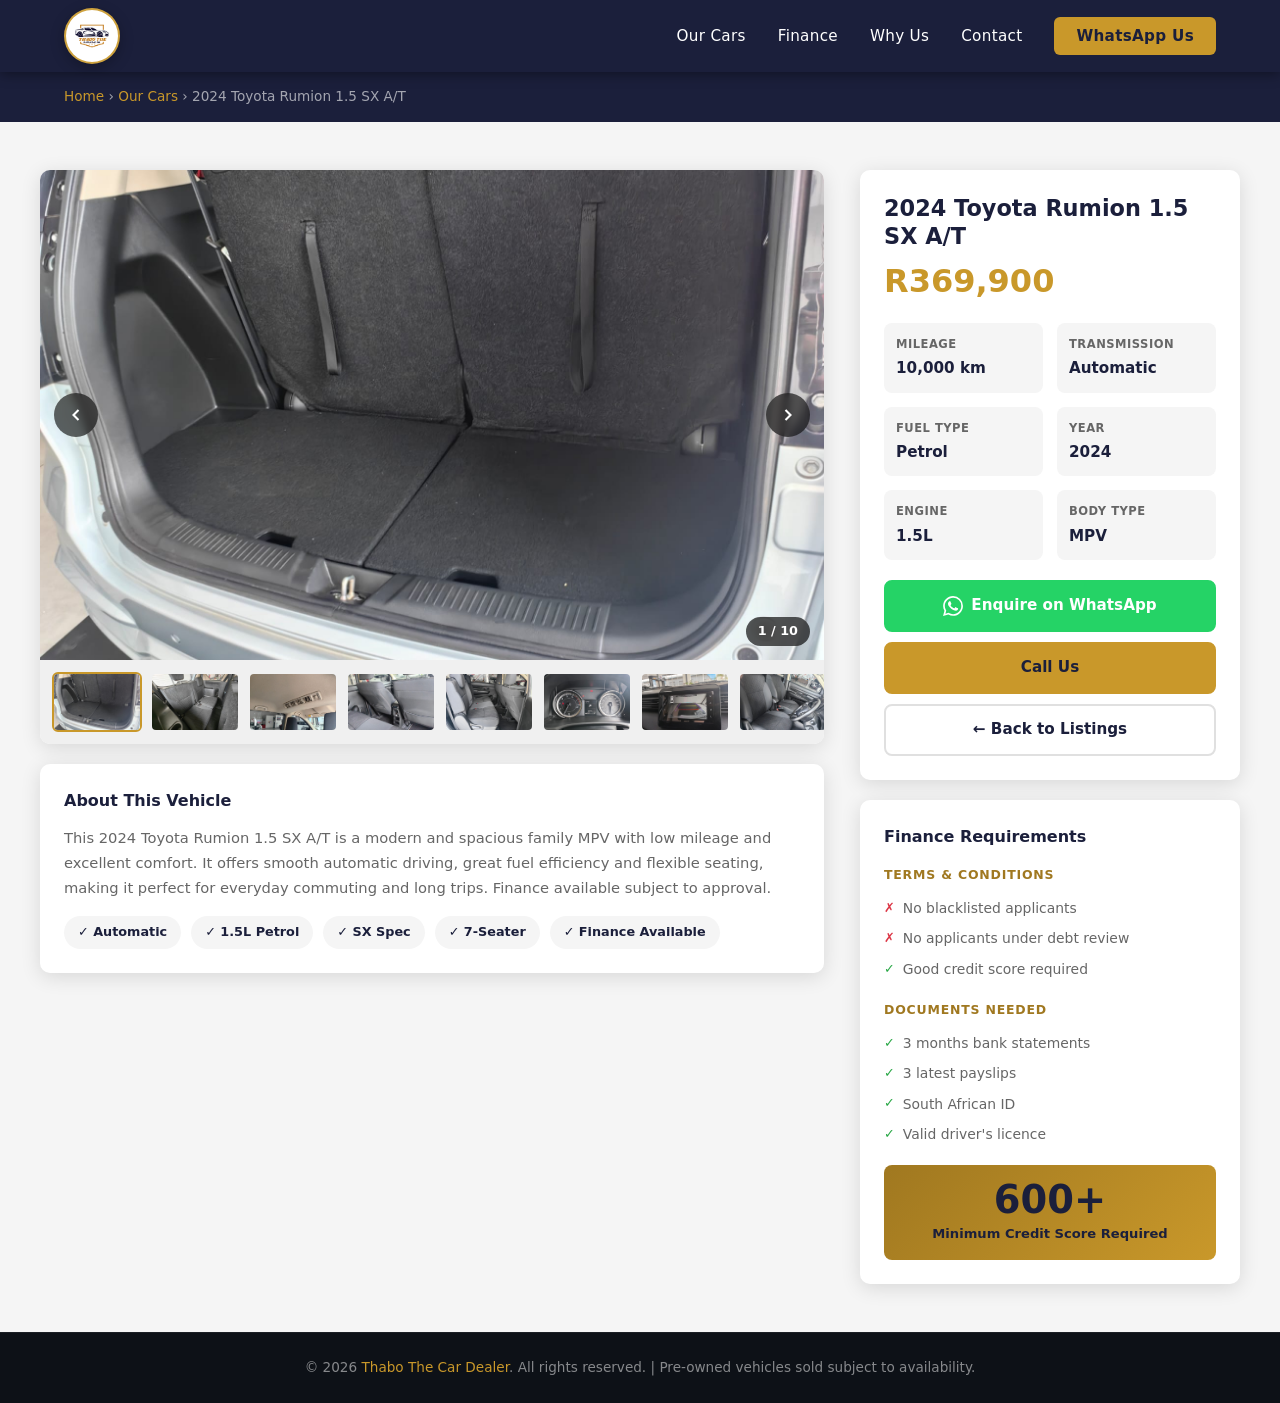
<file: toyota-rumion.html>
<!DOCTYPE html>
<html lang="en">
<head>
  <meta charset="UTF-8" />
  <meta name="viewport" content="width=device-width, initial-scale=1.0" />
  <meta name="description" content="2024 Toyota Rumion 1.5 SX A/T - R369,900 | 10,000 km | Automatic | Petrol. Available at Thabo The Car Dealer with finance options." />
  <title>2024 Toyota Rumion 1.5 SX A/T | Thabo The Car Dealer</title>
  <link rel="icon" type="image/jpeg" href="images/logo/logo.jpeg" />
  <link rel="stylesheet" href="css/style.css" />
</head>
<body>

  <header>
    <div class="nav-inner">
      <a href="index.html" class="nav-logo">
        <img src="images/logo/logo-bg.png" alt="Thabo The Car Dealer Logo" />
      </a>
      <nav>
        <ul class="nav-links" id="navLinks">
          <li><a href="index.html#cars">Our Cars</a></li>
          <li><a href="index.html#finance">Finance</a></li>
          <li><a href="index.html#why-us">Why Us</a></li>
          <li><a href="index.html#contact">Contact</a></li>
          <li>
            <a href="https://wa.me/27682515329?text=Hi%20Thabo%2C%20I%20am%20interested%20in%20the%202024%20Toyota%20Rumion%201.5%20SX%20A%2FT%20for%20R369%2C900."
               class="nav-cta" target="_blank" rel="noopener">WhatsApp Us</a>
          </li>
        </ul>
      </nav>
      <button class="hamburger" id="hamburger" aria-label="Open menu">
        <span></span><span></span><span></span>
      </button>
    </div>
  </header>

  <div class="detail-breadcrumb">
    <div style="max-width:1200px;margin:0 auto;padding:0 24px;">
      <a href="index.html">Home</a> &rsaquo;
      <a href="index.html#cars">Our Cars</a> &rsaquo;
      2024 Toyota Rumion 1.5 SX A/T
    </div>
  </div>

  <div class="detail-page">
    <div class="detail-inner">

      <div>
        <div class="gallery">
          <div class="gallery-main" id="galleryMain">
            <img src="images/2024 toyota rumion 1.5/WhatsApp Image 2026-04-16 at 8.17.28 PM.jpeg"     alt="2024 Toyota Rumion - View 1" class="active" />
            <img src="images/2024 toyota rumion 1.5/WhatsApp Image 2026-04-16 at 8.17.28 PM (1).jpeg" alt="2024 Toyota Rumion - View 2" />
            <img src="images/2024 toyota rumion 1.5/WhatsApp Image 2026-04-16 at 8.17.28 PM (2).jpeg" alt="2024 Toyota Rumion - View 3" />
            <img src="images/2024 toyota rumion 1.5/WhatsApp Image 2026-04-16 at 8.17.28 PM (3).jpeg" alt="2024 Toyota Rumion - View 4" />
            <img src="images/2024 toyota rumion 1.5/WhatsApp Image 2026-04-16 at 8.17.29 PM.jpeg"     alt="2024 Toyota Rumion - View 5" />
            <img src="images/2024 toyota rumion 1.5/WhatsApp Image 2026-04-16 at 8.17.29 PM (1).jpeg" alt="2024 Toyota Rumion - View 6" />
            <img src="images/2024 toyota rumion 1.5/WhatsApp Image 2026-04-16 at 8.17.29 PM (2).jpeg" alt="2024 Toyota Rumion - View 7" />
            <img src="images/2024 toyota rumion 1.5/WhatsApp Image 2026-04-16 at 8.17.30 PM.jpeg"     alt="2024 Toyota Rumion - View 8" />
            <img src="images/2024 toyota rumion 1.5/WhatsApp Image 2026-04-16 at 8.17.30 PM (1).jpeg" alt="2024 Toyota Rumion - View 9" />
            <img src="images/2024 toyota rumion 1.5/WhatsApp Image 2026-04-16 at 8.17.30 PM (2).jpeg" alt="2024 Toyota Rumion - View 10" />

            <div class="gallery-nav">
              <button class="gallery-btn" id="prevBtn" aria-label="Previous image">
                <svg width="20" height="20" fill="none" stroke="currentColor" stroke-width="2.5" viewBox="0 0 24 24"><polyline points="15 18 9 12 15 6"/></svg>
              </button>
              <button class="gallery-btn" id="nextBtn" aria-label="Next image">
                <svg width="20" height="20" fill="none" stroke="currentColor" stroke-width="2.5" viewBox="0 0 24 24"><polyline points="9 18 15 12 9 6"/></svg>
              </button>
            </div>

            <div class="gallery-counter" id="galleryCounter">1 / 10</div>
          </div>

          <div class="gallery-thumbs" id="galleryThumbs">
            <div class="gallery-thumb active" data-index="0"><img src="images/2024 toyota rumion 1.5/WhatsApp Image 2026-04-16 at 8.17.28 PM.jpeg" alt="Thumb 1" /></div>
            <div class="gallery-thumb" data-index="1"><img src="images/2024 toyota rumion 1.5/WhatsApp Image 2026-04-16 at 8.17.28 PM (1).jpeg" alt="Thumb 2" /></div>
            <div class="gallery-thumb" data-index="2"><img src="images/2024 toyota rumion 1.5/WhatsApp Image 2026-04-16 at 8.17.28 PM (2).jpeg" alt="Thumb 3" /></div>
            <div class="gallery-thumb" data-index="3"><img src="images/2024 toyota rumion 1.5/WhatsApp Image 2026-04-16 at 8.17.28 PM (3).jpeg" alt="Thumb 4" /></div>
            <div class="gallery-thumb" data-index="4"><img src="images/2024 toyota rumion 1.5/WhatsApp Image 2026-04-16 at 8.17.29 PM.jpeg" alt="Thumb 5" /></div>
            <div class="gallery-thumb" data-index="5"><img src="images/2024 toyota rumion 1.5/WhatsApp Image 2026-04-16 at 8.17.29 PM (1).jpeg" alt="Thumb 6" /></div>
            <div class="gallery-thumb" data-index="6"><img src="images/2024 toyota rumion 1.5/WhatsApp Image 2026-04-16 at 8.17.29 PM (2).jpeg" alt="Thumb 7" /></div>
            <div class="gallery-thumb" data-index="7"><img src="images/2024 toyota rumion 1.5/WhatsApp Image 2026-04-16 at 8.17.30 PM.jpeg" alt="Thumb 8" /></div>
            <div class="gallery-thumb" data-index="8"><img src="images/2024 toyota rumion 1.5/WhatsApp Image 2026-04-16 at 8.17.30 PM (1).jpeg" alt="Thumb 9" /></div>
            <div class="gallery-thumb" data-index="9"><img src="images/2024 toyota rumion 1.5/WhatsApp Image 2026-04-16 at 8.17.30 PM (2).jpeg" alt="Thumb 10" /></div>
          </div>
        </div>

        <div class="info-card desc-card">
          <h3>About This Vehicle</h3>
          <p>
            This 2024 Toyota Rumion 1.5 SX A/T is a modern and spacious family MPV with low mileage and
            excellent comfort. It offers smooth automatic driving, great fuel efficiency and flexible seating,
            making it perfect for everyday commuting and long trips. Finance available subject to approval.
          </p>
          <div class="feature-tags">
            <span class="feature-tag">✓ Automatic</span>
            <span class="feature-tag">✓ 1.5L Petrol</span>
            <span class="feature-tag">✓ SX Spec</span>
            <span class="feature-tag">✓ 7-Seater</span>
            <span class="feature-tag">✓ Finance Available</span>
          </div>
        </div>
      </div>

      <div class="car-info-panel">
        <div class="info-card">
          <p class="car-title">2024 Toyota Rumion 1.5 SX A/T</p>
          <div class="car-price-large">R369,900</div>

          <div class="info-specs-grid">
            <div class="info-spec"><span class="spec-label">Mileage</span><span class="spec-value">10,000 km</span></div>
            <div class="info-spec"><span class="spec-label">Transmission</span><span class="spec-value">Automatic</span></div>
            <div class="info-spec"><span class="spec-label">Fuel Type</span><span class="spec-value">Petrol</span></div>
            <div class="info-spec"><span class="spec-label">Year</span><span class="spec-value">2024</span></div>
            <div class="info-spec"><span class="spec-label">Engine</span><span class="spec-value">1.5L</span></div>
            <div class="info-spec"><span class="spec-label">Body Type</span><span class="spec-value">MPV</span></div>
          </div>

          <div class="detail-cta-btns">
            <a href="https://wa.me/27682515329?text=Hi%20Thabo%2C%20I%20am%20interested%20in%20the%202024%20Toyota%20Rumion%201.5%20SX%20A%2FT%20for%20R369%2C900.%20Please%20contact%20me." class="btn btn-whatsapp" target="_blank" rel="noopener">
              <svg width="20" height="20" fill="currentColor" viewBox="0 0 24 24"><path d="M17.472 14.382c-.297-.149-1.758-.867-2.03-.967-.273-.099-.471-.148-.67.15-.197.297-.767.966-.94 1.164-.173.199-.347.223-.644.075-.297-.15-1.255-.463-2.39-1.475-.883-.788-1.48-1.761-1.653-2.059-.173-.297-.018-.458.13-.606.134-.133.298-.347.446-.52.149-.174.198-.298.298-.497.099-.198.05-.371-.025-.52-.075-.149-.669-1.612-.916-2.207-.242-.579-.487-.5-.669-.51-.173-.008-.371-.01-.57-.01-.198 0-.52.074-.792.372-.272.297-1.04 1.016-1.04 2.479 0 1.462 1.065 2.875 1.213 3.074.149.198 2.096 3.2 5.077 4.487.709.306 1.262.489 1.694.625.712.227 1.36.195 1.871.118.571-.085 1.758-.719 2.006-1.413.248-.694.248-1.289.173-1.413-.074-.124-.272-.198-.57-.347m-5.421 7.403h-.004a9.87 9.87 0 0 1-5.031-1.378l-.361-.214-3.741.982.998-3.648-.235-.374a9.86 9.86 0 0 1-1.51-5.26c.001-5.45 4.436-9.884 9.888-9.884 2.64 0 5.122 1.03 6.988 2.898a9.825 9.825 0 0 1 2.893 6.994c-.003 5.45-4.437 9.884-9.885 9.884m8.413-18.297A11.815 11.815 0 0 0 12.05 0C5.495 0 .16 5.335.157 11.892c0 2.096.547 4.142 1.588 5.945L.057 24l6.305-1.654a11.882 11.882 0 0 0 5.683 1.448h.005c6.554 0 11.89-5.335 11.893-11.893a11.821 11.821 0 0 0-3.48-8.413Z"/></svg>
              Enquire on WhatsApp
            </a>
            <a href="tel:0682515329" class="btn btn-primary">Call Us</a>
            <a href="index.html#cars" class="btn btn-back">← Back to Listings</a>
          </div>
        </div>

        <div class="finance-requirements">
          <h3>Finance Requirements</h3>
          <div class="req-group">
            <h4>Terms &amp; Conditions</h4>
            <ul>
              <li class="req-no">No blacklisted applicants</li>
              <li class="req-no">No applicants under debt review</li>
              <li>Good credit score required</li>
            </ul>
          </div>
          <div class="req-group">
            <h4>Documents Needed</h4>
            <ul>
              <li>3 months bank statements</li>
              <li>3 latest payslips</li>
              <li>South African ID</li>
              <li>Valid driver's licence</li>
            </ul>
          </div>
          <div class="credit-badge">
            <span class="score">600+</span>
            <p>Minimum Credit Score Required</p>
          </div>
        </div>
      </div>

    </div>
  </div>

  <footer>
    <p>&copy; 2026 <span>Thabo The Car Dealer</span>. All rights reserved. | Pre-owned vehicles sold subject to availability.</p>
  </footer>

  <script src="js/main.js"></script>
</body>
</html>
</file>
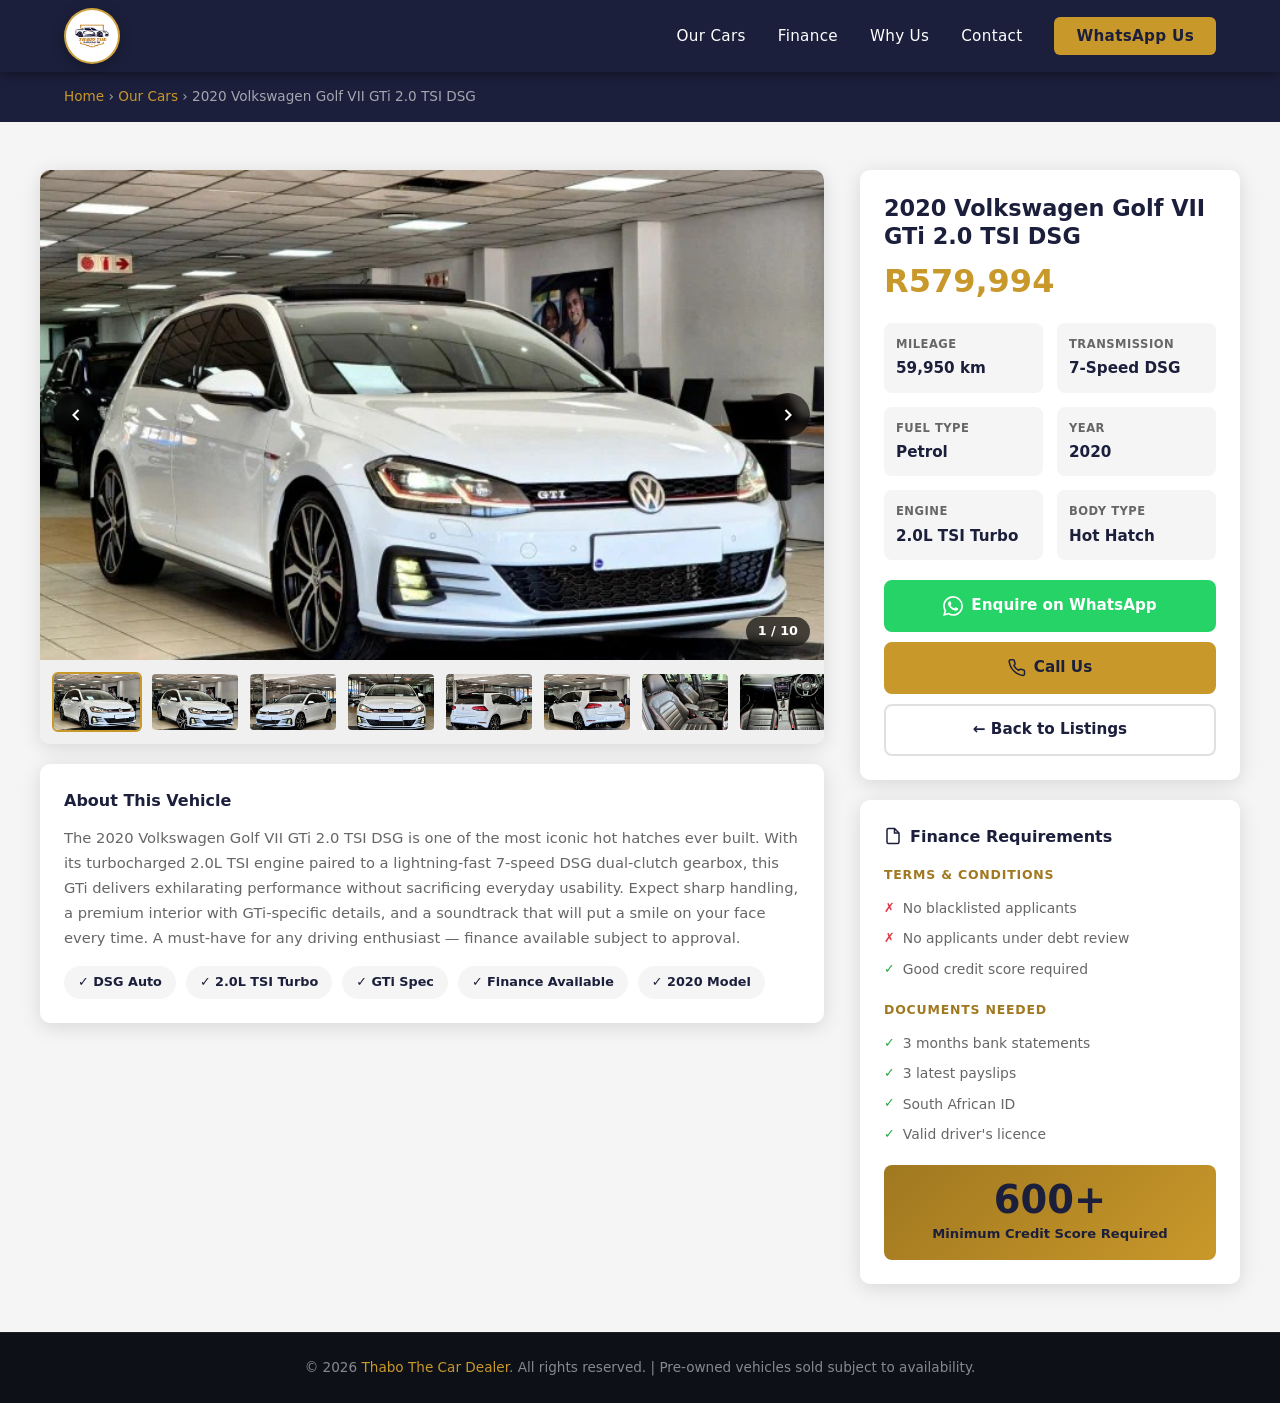
<file: vw-golf7.html>
<!DOCTYPE html>
<html lang="en">
<head>
  <meta charset="UTF-8" />
  <meta name="viewport" content="width=device-width, initial-scale=1.0" />
  <meta name="description" content="2020 Volkswagen Golf VII GTi 2.0 TSI DSG — R579,994 | 59,950 km | DSG Auto | Petrol. Available at Thabo The Car Dealer with finance options." />
  <title>2020 VW Golf VII GTi 2.0 TSI DSG | Thabo The Car Dealer</title>
  <link rel="icon" type="image/jpeg" href="images/logo/logo.jpeg" />
  <link rel="stylesheet" href="css/style.css" />
</head>
<body>

  <!-- ═══ HEADER ═══ -->
  <header>
    <div class="nav-inner">
      <a href="index.html" class="nav-logo">
        <img src="images/logo/logo-bg.png" alt="Thabo The Car Dealer Logo" />
      </a>
      <nav>
        <ul class="nav-links" id="navLinks">
          <li><a href="index.html#cars">Our Cars</a></li>
          <li><a href="index.html#finance">Finance</a></li>
          <li><a href="index.html#why-us">Why Us</a></li>
          <li><a href="index.html#contact">Contact</a></li>
          <li>
            <a href="https://wa.me/27682515329?text=Hi%20Thabo%2C%20I%20am%20interested%20in%20the%202020%20Volkswagen%20Golf%20VII%20GTi%202.0%20TSI%20DSG%20for%20R579%2C994."
               class="nav-cta" target="_blank" rel="noopener">WhatsApp Us</a>
          </li>
        </ul>
      </nav>
      <button class="hamburger" id="hamburger" aria-label="Open menu">
        <span></span><span></span><span></span>
      </button>
    </div>
  </header>

  <!-- ═══ BREADCRUMB ═══ -->
  <div class="detail-breadcrumb">
    <div style="max-width:1200px;margin:0 auto;padding:0 24px;">
      <a href="index.html">Home</a> &rsaquo;
      <a href="index.html#cars">Our Cars</a> &rsaquo;
      2020 Volkswagen Golf VII GTi 2.0 TSI DSG
    </div>
  </div>

  <!-- ═══ CAR DETAIL ═══ -->
  <div class="detail-page">
    <div class="detail-inner">

      <!-- ── LEFT: Gallery ── -->
      <div>
        <div class="gallery">

          <!-- Main Image -->
          <div class="gallery-main" id="galleryMain">
            <img src="images/2020 volkswagen golf 7 vii gti 2.0 tsi dsg/WhatsApp Image 2026-04-16 at 8.22.28 PM.jpeg"     alt="2020 VW Golf GTi - View 1"  class="active" />
            <img src="images/2020 volkswagen golf 7 vii gti 2.0 tsi dsg/WhatsApp Image 2026-04-16 at 8.22.29 PM.jpeg"     alt="2020 VW Golf GTi - View 2" />
            <img src="images/2020 volkswagen golf 7 vii gti 2.0 tsi dsg/WhatsApp Image 2026-04-16 at 8.22.29 PM (1).jpeg" alt="2020 VW Golf GTi - View 3" />
            <img src="images/2020 volkswagen golf 7 vii gti 2.0 tsi dsg/WhatsApp Image 2026-04-16 at 8.22.29 PM (2).jpeg" alt="2020 VW Golf GTi - View 4" />
            <img src="images/2020 volkswagen golf 7 vii gti 2.0 tsi dsg/WhatsApp Image 2026-04-16 at 8.22.30 PM.jpeg"     alt="2020 VW Golf GTi - View 5" />
            <img src="images/2020 volkswagen golf 7 vii gti 2.0 tsi dsg/WhatsApp Image 2026-04-16 at 8.22.30 PM (1).jpeg" alt="2020 VW Golf GTi - View 6" />
            <img src="images/2020 volkswagen golf 7 vii gti 2.0 tsi dsg/WhatsApp Image 2026-04-16 at 8.22.30 PM (2).jpeg" alt="2020 VW Golf GTi - View 7" />
            <img src="images/2020 volkswagen golf 7 vii gti 2.0 tsi dsg/WhatsApp Image 2026-04-16 at 8.22.31 PM.jpeg"     alt="2020 VW Golf GTi - View 8" />
            <img src="images/2020 volkswagen golf 7 vii gti 2.0 tsi dsg/WhatsApp Image 2026-04-16 at 8.22.31 PM (1).jpeg" alt="2020 VW Golf GTi - View 9" />
            <img src="images/2020 volkswagen golf 7 vii gti 2.0 tsi dsg/WhatsApp Image 2026-04-16 at 8.22.32 PM.jpeg"     alt="2020 VW Golf GTi - View 10" />

            <!-- Navigation Arrows -->
            <div class="gallery-nav">
              <button class="gallery-btn" id="prevBtn" aria-label="Previous image">
                <svg width="20" height="20" fill="none" stroke="currentColor" stroke-width="2.5" viewBox="0 0 24 24">
                  <polyline points="15 18 9 12 15 6"/>
                </svg>
              </button>
              <button class="gallery-btn" id="nextBtn" aria-label="Next image">
                <svg width="20" height="20" fill="none" stroke="currentColor" stroke-width="2.5" viewBox="0 0 24 24">
                  <polyline points="9 18 15 12 9 6"/>
                </svg>
              </button>
            </div>

            <!-- Counter -->
            <div class="gallery-counter" id="galleryCounter">1 / 10</div>
          </div>

          <!-- Thumbnails -->
          <div class="gallery-thumbs" id="galleryThumbs">
            <div class="gallery-thumb active" data-index="0">
              <img src="images/2020 volkswagen golf 7 vii gti 2.0 tsi dsg/WhatsApp Image 2026-04-16 at 8.22.28 PM.jpeg"     alt="Thumb 1" />
            </div>
            <div class="gallery-thumb" data-index="1">
              <img src="images/2020 volkswagen golf 7 vii gti 2.0 tsi dsg/WhatsApp Image 2026-04-16 at 8.22.29 PM.jpeg"     alt="Thumb 2" />
            </div>
            <div class="gallery-thumb" data-index="2">
              <img src="images/2020 volkswagen golf 7 vii gti 2.0 tsi dsg/WhatsApp Image 2026-04-16 at 8.22.29 PM (1).jpeg" alt="Thumb 3" />
            </div>
            <div class="gallery-thumb" data-index="3">
              <img src="images/2020 volkswagen golf 7 vii gti 2.0 tsi dsg/WhatsApp Image 2026-04-16 at 8.22.29 PM (2).jpeg" alt="Thumb 4" />
            </div>
            <div class="gallery-thumb" data-index="4">
              <img src="images/2020 volkswagen golf 7 vii gti 2.0 tsi dsg/WhatsApp Image 2026-04-16 at 8.22.30 PM.jpeg"     alt="Thumb 5" />
            </div>
            <div class="gallery-thumb" data-index="5">
              <img src="images/2020 volkswagen golf 7 vii gti 2.0 tsi dsg/WhatsApp Image 2026-04-16 at 8.22.30 PM (1).jpeg" alt="Thumb 6" />
            </div>
            <div class="gallery-thumb" data-index="6">
              <img src="images/2020 volkswagen golf 7 vii gti 2.0 tsi dsg/WhatsApp Image 2026-04-16 at 8.22.30 PM (2).jpeg" alt="Thumb 7" />
            </div>
            <div class="gallery-thumb" data-index="7">
              <img src="images/2020 volkswagen golf 7 vii gti 2.0 tsi dsg/WhatsApp Image 2026-04-16 at 8.22.31 PM.jpeg"     alt="Thumb 8" />
            </div>
            <div class="gallery-thumb" data-index="8">
              <img src="images/2020 volkswagen golf 7 vii gti 2.0 tsi dsg/WhatsApp Image 2026-04-16 at 8.22.31 PM (1).jpeg" alt="Thumb 9" />
            </div>
            <div class="gallery-thumb" data-index="9">
              <img src="images/2020 volkswagen golf 7 vii gti 2.0 tsi dsg/WhatsApp Image 2026-04-16 at 8.22.32 PM.jpeg"     alt="Thumb 10" />
            </div>
          </div>

        </div><!-- /gallery -->

        <!-- Vehicle Description -->
        <div class="info-card desc-card">
          <h3>About This Vehicle</h3>
          <p>
            The 2020 Volkswagen Golf VII GTi 2.0 TSI DSG is one of the most iconic hot hatches ever built.
            With its turbocharged 2.0L TSI engine paired to a lightning-fast 7-speed DSG dual-clutch
            gearbox, this GTi delivers exhilarating performance without sacrificing everyday usability.
            Expect sharp handling, a premium interior with GTi-specific details, and a soundtrack that
            will put a smile on your face every time. A must-have for any driving enthusiast — finance
            available subject to approval.
          </p>
          <div class="feature-tags">
            <span class="feature-tag">✓ DSG Auto</span>
            <span class="feature-tag">✓ 2.0L TSI Turbo</span>
            <span class="feature-tag">✓ GTi Spec</span>
            <span class="feature-tag">✓ Finance Available</span>
            <span class="feature-tag">✓ 2020 Model</span>
          </div>
        </div>
      </div>

      <!-- ── RIGHT: Info Panel ── -->
      <div class="car-info-panel">

        <!-- Price & Specs -->
        <div class="info-card">
          <p class="car-title">2020 Volkswagen Golf VII GTi 2.0 TSI DSG</p>
          <div class="car-price-large">R579,994</div>

          <div class="info-specs-grid">
            <div class="info-spec">
              <span class="spec-label">Mileage</span>
              <span class="spec-value">59,950 km</span>
            </div>
            <div class="info-spec">
              <span class="spec-label">Transmission</span>
              <span class="spec-value">7-Speed DSG</span>
            </div>
            <div class="info-spec">
              <span class="spec-label">Fuel Type</span>
              <span class="spec-value">Petrol</span>
            </div>
            <div class="info-spec">
              <span class="spec-label">Year</span>
              <span class="spec-value">2020</span>
            </div>
            <div class="info-spec">
              <span class="spec-label">Engine</span>
              <span class="spec-value">2.0L TSI Turbo</span>
            </div>
            <div class="info-spec">
              <span class="spec-label">Body Type</span>
              <span class="spec-value">Hot Hatch</span>
            </div>
          </div>

          <div class="detail-cta-btns">
            <a href="https://wa.me/27682515329?text=Hi%20Thabo%2C%20I%20am%20interested%20in%20the%202020%20Volkswagen%20Golf%20VII%20GTi%202.0%20TSI%20DSG%20for%20R579%2C994.%20Please%20contact%20me."
               class="btn btn-whatsapp" target="_blank" rel="noopener">
              <svg width="20" height="20" fill="currentColor" viewBox="0 0 24 24">
                <path d="M17.472 14.382c-.297-.149-1.758-.867-2.03-.967-.273-.099-.471-.148-.67.15-.197.297-.767.966-.94 1.164-.173.199-.347.223-.644.075-.297-.15-1.255-.463-2.39-1.475-.883-.788-1.48-1.761-1.653-2.059-.173-.297-.018-.458.13-.606.134-.133.298-.347.446-.52.149-.174.198-.298.298-.497.099-.198.05-.371-.025-.52-.075-.149-.669-1.612-.916-2.207-.242-.579-.487-.5-.669-.51-.173-.008-.371-.01-.57-.01-.198 0-.52.074-.792.372-.272.297-1.04 1.016-1.04 2.479 0 1.462 1.065 2.875 1.213 3.074.149.198 2.096 3.2 5.077 4.487.709.306 1.262.489 1.694.625.712.227 1.36.195 1.871.118.571-.085 1.758-.719 2.006-1.413.248-.694.248-1.289.173-1.413-.074-.124-.272-.198-.57-.347m-5.421 7.403h-.004a9.87 9.87 0 0 1-5.031-1.378l-.361-.214-3.741.982.998-3.648-.235-.374a9.86 9.86 0 0 1-1.51-5.26c.001-5.45 4.436-9.884 9.888-9.884 2.64 0 5.122 1.03 6.988 2.898a9.825 9.825 0 0 1 2.893 6.994c-.003 5.45-4.437 9.884-9.885 9.884m8.413-18.297A11.815 11.815 0 0 0 12.05 0C5.495 0 .16 5.335.157 11.892c0 2.096.547 4.142 1.588 5.945L.057 24l6.305-1.654a11.882 11.882 0 0 0 5.683 1.448h.005c6.554 0 11.89-5.335 11.893-11.893a11.821 11.821 0 0 0-3.48-8.413Z"/>
              </svg>
              Enquire on WhatsApp
            </a>
            <a href="tel:0682515329" class="btn btn-primary">
              <svg width="18" height="18" fill="none" stroke="currentColor" stroke-width="2" viewBox="0 0 24 24">
                <path d="M22 16.92v3a2 2 0 0 1-2.18 2 19.79 19.79 0 0 1-8.63-3.07A19.5 19.5 0 0 1 4.69 12 19.79 19.79 0 0 1 1.61 3.4 2 2 0 0 1 3.6 1h3a2 2 0 0 1 2 1.72c.127.96.361 1.903.7 2.81a2 2 0 0 1-.45 2.11L7.91 8.69a16 16 0 0 0 6.38 6.38l.87-.87a2 2 0 0 1 2.11-.45c.907.339 1.85.573 2.81.7A2 2 0 0 1 22 16.92z"/>
              </svg>
              Call Us
            </a>
            <a href="index.html#cars" class="btn btn-back">
              ← Back to Listings
            </a>
          </div>
        </div>

        <!-- Finance Requirements -->
        <div class="finance-requirements">
          <h3>
            <svg width="18" height="18" fill="none" stroke="currentColor" stroke-width="2" viewBox="0 0 24 24">
              <path d="M14 2H6a2 2 0 0 0-2 2v16a2 2 0 0 0 2 2h12a2 2 0 0 0 2-2V8z"/><polyline points="14 2 14 8 20 8"/>
            </svg>
            Finance Requirements
          </h3>

          <div class="req-group">
            <h4>Terms &amp; Conditions</h4>
            <ul>
              <li class="req-no">No blacklisted applicants</li>
              <li class="req-no">No applicants under debt review</li>
              <li>Good credit score required</li>
            </ul>
          </div>

          <div class="req-group">
            <h4>Documents Needed</h4>
            <ul>
              <li>3 months bank statements</li>
              <li>3 latest payslips</li>
              <li>South African ID</li>
              <li>Valid driver's licence</li>
            </ul>
          </div>

          <div class="credit-badge">
            <span class="score">600+</span>
            <p>Minimum Credit Score Required</p>
          </div>
        </div>

      </div><!-- /car-info-panel -->
    </div><!-- /detail-inner -->
  </div><!-- /detail-page -->

  <!-- ═══ FOOTER ═══ -->
  <footer>
    <p>&copy; 2026 <span>Thabo The Car Dealer</span>. All rights reserved. | Pre-owned vehicles sold subject to availability.</p>
  </footer>

  <script src="js/main.js"></script>
</body>
</html>
</file>
<file: css/style.css>
/* === THABO THE CAR DEALER — STYLESHEET === */

:root {
  --gold: #C9982A;
  --gold-light: #E8B84B;
  --gold-dark: #A07820;
  --navy: #1B1F3B;
  --dark: #0D1117;
  --dark-2: #161B27;
  --light: #F5F5F5;
  --white: #FFFFFF;
  --text: #222222;
  --text-muted: #666666;
  --border: #E0E0E0;
  --success: #28A745;
  --radius: 10px;
  --shadow: 0 4px 20px rgba(0, 0, 0, 0.12);
  --shadow-hover: 0 8px 32px rgba(0, 0, 0, 0.2);
  --transition: all 0.3s ease;
}

*, *::before, *::after { box-sizing: border-box; margin: 0; padding: 0; }

html { scroll-behavior: smooth; overflow-x: hidden; }

body {
  font-family: 'Segoe UI', system-ui, -apple-system, sans-serif;
  background: var(--light);
  color: var(--text);
  line-height: 1.6;
  overflow-x: hidden;
  padding-top: 72px;
}

a { text-decoration: none; color: inherit; }
img { max-width: 100%; display: block; }
ul { list-style: none; }

/* ─── HEADER / NAV ─── */
header {
  position: fixed;
  top: 0;
  left: 0;
  width: 100%;
  z-index: 1000;
  background: var(--navy);
  box-shadow: 0 2px 12px rgba(0,0,0,0.4);
  transition: background 0.25s ease, box-shadow 0.25s ease;
}

header.scrolled {
  background: rgba(27, 31, 59, 0.94);
  box-shadow: 0 8px 24px rgba(0, 0, 0, 0.25);
  backdrop-filter: blur(8px);
}

.nav-inner {
  max-width: 1200px;
  margin: 0 auto;
  padding: 0 24px;
  display: flex;
  align-items: center;
  justify-content: space-between;
  height: 72px;
  transition: height 0.25s ease;
}

header.scrolled .nav-inner { height: 64px; }

.nav-logo {
  width: 56px;
  height: 56px;
  border-radius: 50%;
  background: #FFFFFF;
  border: 2px solid rgba(201, 152, 42, 0.9);
  box-shadow: 0 4px 14px rgba(0, 0, 0, 0.25);
  display: inline-flex;
  align-items: center;
  justify-content: center;
  overflow: hidden;
  transition: width 0.25s ease, height 0.25s ease, box-shadow 0.25s ease;
}

.nav-logo img {
  width: 88%;
  height: 88%;
  object-fit: contain;
}

header.scrolled .nav-logo {
  width: 50px;
  height: 50px;
  box-shadow: 0 3px 12px rgba(0, 0, 0, 0.22);
}

.nav-links {
  display: flex;
  align-items: center;
  gap: 32px;
}

.nav-links a {
  color: var(--white);
  font-size: 0.95rem;
  font-weight: 500;
  letter-spacing: 0.3px;
  transition: var(--transition);
  padding: 4px 0;
  border-bottom: 2px solid transparent;
}

.nav-links a:hover,
.nav-links a.active {
  color: var(--gold);
  border-bottom-color: var(--gold);
}

.nav-cta {
  background: var(--gold);
  color: var(--navy) !important;
  padding: 10px 22px !important;
  border-radius: 6px;
  font-weight: 700 !important;
  border-bottom: none !important;
  transition: var(--transition);
}

.nav-cta:hover {
  background: var(--gold-light) !important;
  color: var(--navy) !important;
  border-bottom: none !important;
}

.hamburger {
  display: none;
  flex-direction: column;
  gap: 5px;
  cursor: pointer;
  padding: 4px;
  background: none;
  border: none;
}

.hamburger span {
  display: block;
  width: 26px;
  height: 3px;
  background: var(--white);
  border-radius: 2px;
  transition: var(--transition);
}

.hamburger.open span:nth-child(1) { transform: rotate(45deg) translate(5px, 6px); }
.hamburger.open span:nth-child(2) { opacity: 0; }
.hamburger.open span:nth-child(3) { transform: rotate(-45deg) translate(5px, -6px); }

/* ─── HERO ─── */
.hero {
  background:
    linear-gradient(115deg, rgba(13, 17, 23, 0.84) 0%, rgba(27, 31, 59, 0.84) 56%, rgba(42, 47, 91, 0.72) 100%),
    url("../images/2020 volkswagen golf 7 vii gti 2.0 tsi dsg/WhatsApp Image 2026-04-16 at 8.22.28 PM.jpeg") center/cover no-repeat;
  color: var(--white);
  padding: 100px 24px 80px;
  text-align: center;
  position: relative;
  overflow: hidden;
}

.hero::before {
  content: '';
  position: absolute;
  inset: 0;
  background: linear-gradient(to bottom, rgba(0, 0, 0, 0.18), rgba(0, 0, 0, 0.42));
}

.hero-content { position: relative; z-index: 1; max-width: 750px; margin: 0 auto; }

.hero-badge {
  display: inline-block;
  background: var(--gold);
  color: var(--navy);
  font-size: 0.78rem;
  font-weight: 700;
  letter-spacing: 2px;
  text-transform: uppercase;
  padding: 6px 18px;
  border-radius: 50px;
  margin-bottom: 24px;
}

.hero h1 {
  font-size: clamp(2rem, 5vw, 3.5rem);
  font-weight: 800;
  line-height: 1.15;
  margin-bottom: 20px;
}

.hero h1 span { color: var(--gold); }

.hero p {
  font-size: 1.1rem;
  color: rgba(255,255,255,0.8);
  max-width: 560px;
  margin: 0 auto 36px;
}

.hero-actions {
  display: flex;
  gap: 16px;
  justify-content: center;
  flex-wrap: wrap;
}

.btn {
  display: inline-flex;
  align-items: center;
  justify-content: center;
  gap: 8px;
  padding: 14px 30px;
  border-radius: 8px;
  font-size: 0.95rem;
  font-weight: 700;
  cursor: pointer;
  border: 2px solid transparent;
  transition: var(--transition);
  white-space: normal;
  line-height: 1.3;
  text-align: center;
}

.btn-primary {
  background: var(--gold);
  color: var(--navy);
  border-color: var(--gold);
}

.btn-primary:hover {
  background: var(--gold-light);
  border-color: var(--gold-light);
  transform: translateY(-2px);
  box-shadow: 0 6px 20px rgba(201, 152, 42, 0.35);
}

.btn-outline {
  background: transparent;
  color: var(--white);
  border-color: rgba(255,255,255,0.5);
}

.btn-outline:hover {
  border-color: var(--white);
  background: rgba(255,255,255,0.1);
  transform: translateY(-2px);
}

.btn-whatsapp {
  background: #25D366;
  color: var(--white);
  border-color: #25D366;
}

.btn-whatsapp:hover {
  background: #20BA5A;
  border-color: #20BA5A;
  transform: translateY(-2px);
  box-shadow: 0 6px 20px rgba(37, 211, 102, 0.35);
}

/* ─── STATS BAR ─── */
.stats-bar {
  background: var(--gold);
  padding: 20px 24px;
}

.stats-inner {
  max-width: 1200px;
  margin: 0 auto;
  display: flex;
  justify-content: space-around;
  flex-wrap: wrap;
  gap: 16px;
}

.stat-item {
  text-align: center;
  color: var(--navy);
}

.stat-item .stat-num {
  font-size: 1.8rem;
  font-weight: 800;
  display: block;
  line-height: 1;
}

.stat-item .stat-label {
  font-size: 0.8rem;
  font-weight: 600;
  text-transform: uppercase;
  letter-spacing: 0.5px;
  opacity: 0.85;
}

/* ─── SECTIONS ─── */
section { padding: 72px 24px; }

.section-inner { max-width: 1200px; margin: 0 auto; }

.section-header { text-align: center; margin-bottom: 48px; }

.section-tag {
  display: inline-block;
  color: var(--gold);
  font-size: 0.8rem;
  font-weight: 700;
  letter-spacing: 2.5px;
  text-transform: uppercase;
  margin-bottom: 10px;
}

.section-header h2 {
  font-size: clamp(1.6rem, 3vw, 2.4rem);
  font-weight: 800;
  color: var(--navy);
  margin-bottom: 12px;
}

.section-header p {
  color: var(--text-muted);
  max-width: 560px;
  margin: 0 auto;
  font-size: 1rem;
}

.divider {
  width: 56px;
  height: 4px;
  background: var(--gold);
  border-radius: 2px;
  margin: 14px auto 0;
}

/* ─── CAR GRID ─── */
#cars { background: var(--light); }

.car-grid {
  display: grid;
  grid-template-columns: repeat(auto-fill, minmax(min(300px, 100%), 1fr));
  gap: 28px;
}

.car-card {
  background: var(--white);
  border-radius: var(--radius);
  overflow: hidden;
  box-shadow: var(--shadow);
  transition: var(--transition);
  display: flex;
  flex-direction: column;
}

.car-card:hover {
  transform: translateY(-6px);
  box-shadow: var(--shadow-hover);
}

.car-card-img {
  position: relative;
  aspect-ratio: 16/10;
  overflow: hidden;
  background: #eee;
}

.car-card-img img {
  width: 100%;
  height: 100%;
  object-fit: cover;
  transition: transform 0.4s ease;
}

.car-card:hover .car-card-img img {
  transform: scale(1.04);
}

.car-badge {
  position: absolute;
  top: 14px;
  left: 14px;
  background: var(--gold);
  color: var(--navy);
  font-size: 0.7rem;
  font-weight: 800;
  letter-spacing: 1px;
  text-transform: uppercase;
  padding: 4px 12px;
  border-radius: 50px;
}

.car-badge.finance { background: var(--navy); color: var(--white); }

.car-card-body {
  padding: 20px;
  flex: 1;
  display: flex;
  flex-direction: column;
}

.car-card-body h3 {
  font-size: 1.05rem;
  font-weight: 700;
  color: var(--navy);
  margin-bottom: 6px;
  line-height: 1.3;
}

.car-price {
  font-size: 1.5rem;
  font-weight: 800;
  color: var(--gold);
  margin-bottom: 14px;
}

.car-specs {
  display: flex;
  gap: 14px;
  flex-wrap: wrap;
  margin-bottom: 18px;
}

.car-spec {
  display: flex;
  align-items: center;
  gap: 5px;
  font-size: 0.82rem;
  color: var(--text-muted);
  font-weight: 500;
}

.car-spec svg { color: var(--gold); flex-shrink: 0; }

.car-card-footer {
  margin-top: auto;
  padding-top: 16px;
  border-top: 1px solid var(--border);
  display: flex;
  gap: 10px;
  flex-wrap: wrap;
}

.car-card-footer a { flex: 1; text-align: center; min-width: 120px; }

/* ─── FINANCE SECTION ─── */
#finance { background: var(--navy); color: var(--white); }

#finance .section-header h2 { color: var(--white); }
#finance .divider { background: var(--gold); }

.finance-grid {
  display: grid;
  grid-template-columns: repeat(auto-fit, minmax(260px, 1fr));
  gap: 24px;
}

.finance-card {
  background: rgba(255,255,255,0.06);
  border: 1px solid rgba(255,255,255,0.12);
  border-radius: var(--radius);
  padding: 28px 24px;
  transition: var(--transition);
}

.finance-card:hover {
  background: rgba(201, 152, 42, 0.1);
  border-color: var(--gold);
}

.finance-icon {
  width: 52px;
  height: 52px;
  background: var(--gold);
  border-radius: 12px;
  display: flex;
  align-items: center;
  justify-content: center;
  margin-bottom: 18px;
  color: var(--navy);
}

.finance-card h3 {
  font-size: 1.05rem;
  font-weight: 700;
  margin-bottom: 14px;
  color: var(--gold-light);
}

.finance-card ul { display: flex; flex-direction: column; gap: 8px; }

.finance-card li {
  display: flex;
  align-items: flex-start;
  gap: 10px;
  font-size: 0.9rem;
  color: rgba(255,255,255,0.85);
}

.finance-card li::before {
  content: '✓';
  color: var(--gold);
  font-weight: 800;
  flex-shrink: 0;
  margin-top: 1px;
}

.credit-highlight {
  margin-top: 40px;
  background: linear-gradient(135deg, var(--gold-dark), var(--gold));
  border-radius: var(--radius);
  padding: 32px;
  text-align: center;
  color: var(--navy);
}

.credit-highlight .credit-score {
  font-size: 4rem;
  font-weight: 900;
  line-height: 1;
  display: block;
}

.credit-highlight p {
  font-size: 1rem;
  font-weight: 600;
  margin-top: 8px;
}

/* ─── WHY US ─── */
#why-us { background: var(--white); }

.why-grid {
  display: grid;
  grid-template-columns: repeat(auto-fit, minmax(200px, 1fr));
  gap: 24px;
}

.why-item {
  text-align: center;
  padding: 32px 20px;
  border-radius: var(--radius);
  border: 2px solid var(--border);
  transition: var(--transition);
}

.why-item:hover {
  border-color: var(--gold);
  transform: translateY(-4px);
  box-shadow: var(--shadow);
}

.why-icon {
  width: 58px;
  height: 58px;
  margin: 0 auto 14px;
  display: inline-flex;
  align-items: center;
  justify-content: center;
  border-radius: 50%;
  background: rgba(201, 152, 42, 0.12);
  color: var(--gold-dark);
}

.why-icon svg {
  width: 30px;
  height: 30px;
  stroke-width: 2.1;
}

.why-item:hover .why-icon {
  background: rgba(201, 152, 42, 0.2);
  color: var(--navy);
}

.why-item:hover .why-icon svg {
  transform: scale(1.06);
  transition: transform 0.2s ease;
}

.why-item h3 {
  font-size: 1rem;
  font-weight: 700;
  color: var(--navy);
  margin-bottom: 14px;
}

.why-item p { font-size: 0.88rem; color: var(--text-muted); }

/* ─── CONTACT ─── */
#contact { background: var(--dark-2); color: var(--white); }
#contact .section-header h2 { color: var(--white); }

.contact-grid {
  display: grid;
  grid-template-columns: 1fr 1fr;
  gap: 48px;
  align-items: start;
}

.contact-info h3 {
  font-size: 1.2rem;
  font-weight: 700;
  color: var(--gold);
  margin-bottom: 24px;
}

.contact-item {
  display: flex;
  align-items: flex-start;
  gap: 14px;
  margin-bottom: 20px;
}

.contact-item-icon {
  width: 44px;
  height: 44px;
  background: rgba(201,152,42,0.15);
  border-radius: 10px;
  display: flex;
  align-items: center;
  justify-content: center;
  color: var(--gold);
  flex-shrink: 0;
}

.contact-item-text span {
  display: block;
  font-size: 0.8rem;
  color: rgba(255,255,255,0.5);
  text-transform: uppercase;
  letter-spacing: 0.5px;
  font-weight: 600;
  margin-bottom: 3px;
}

.contact-item-text strong {
  font-size: 0.95rem;
  color: var(--white);
}

.social-links {
  display: flex;
  gap: 12px;
  margin-top: 28px;
}

.social-link {
  width: 44px;
  height: 44px;
  background: rgba(255,255,255,0.08);
  border-radius: 10px;
  display: flex;
  align-items: center;
  justify-content: center;
  color: var(--white);
  font-size: 1.1rem;
  transition: var(--transition);
}

.social-link:hover {
  background: var(--gold);
  color: var(--navy);
}

.contact-cta {
  display: flex;
  flex-direction: column;
  gap: 14px;
}

.contact-cta h3 {
  font-size: 1.2rem;
  font-weight: 700;
  color: var(--gold);
  margin-bottom: 10px;
}

.contact-cta p {
  color: rgba(255,255,255,0.7);
  font-size: 0.95rem;
  margin-bottom: 20px;
}

.contact-form {
  background: rgba(255,255,255,0.04);
  border: 1px solid rgba(255,255,255,0.1);
  border-radius: 16px;
  padding: 18px;
}

.form-steps-grid {
  display: grid;
  grid-template-columns: 1fr 1fr;
  gap: 14px;
}

.form-step-card {
  background: rgba(255,255,255,0.03);
  border: 1px solid rgba(255,255,255,0.09);
  border-radius: 12px;
  padding: 12px;
}

.form-step-card-wide {
  grid-column: 1 / -1;
}

.form-grid {
  display: grid;
  grid-template-columns: 1fr 1fr;
  gap: 12px;
}

.form-grid-wide-3 {
  grid-template-columns: repeat(3, minmax(0, 1fr));
}

.form-group {
  display: flex;
  flex-direction: column;
  gap: 6px;
  margin-bottom: 12px;
}

.form-group label {
  font-size: 0.8rem;
  text-transform: uppercase;
  letter-spacing: 0.5px;
  color: rgba(255,255,255,0.7);
  font-weight: 600;
}

.form-group input,
.form-group select,
.form-group textarea {
  border: 1px solid rgba(255,255,255,0.16);
  background: rgba(0,0,0,0.2);
  color: var(--white);
  border-radius: 10px;
  padding: 11px 12px;
  font-size: 0.92rem;
  font-family: inherit;
}

.form-group input::placeholder,
.form-group select::placeholder,
.form-group textarea::placeholder {
  color: rgba(255,255,255,0.45);
}

.form-group input:focus,
.form-group select:focus,
.form-group textarea:focus {
  outline: none;
  border-color: var(--gold);
  box-shadow: 0 0 0 3px rgba(201,152,42,0.2);
}

.form-group select {
  appearance: none;
  background-image: linear-gradient(45deg, transparent 50%, var(--gold) 50%), linear-gradient(135deg, var(--gold) 50%, transparent 50%);
  background-position: calc(100% - 18px) calc(50% - 3px), calc(100% - 12px) calc(50% - 3px);
  background-size: 6px 6px, 6px 6px;
  background-repeat: no-repeat;
  padding-right: 34px;
}

.form-group select option {
  color: #111111;
}

.form-section-title {
  margin: 0 0 10px;
  color: var(--gold);
  font-size: 0.82rem;
  letter-spacing: 1.2px;
  text-transform: uppercase;
  font-weight: 800;
}

.form-section-title span {
  display: inline-flex;
  align-items: center;
  justify-content: center;
  min-width: 58px;
  border-radius: 999px;
  padding: 3px 8px;
  margin-right: 7px;
  background: rgba(201,152,42,0.2);
  color: #f5d17a;
  font-size: 0.72rem;
  letter-spacing: 0.8px;
}

.checkbox-row {
  margin: 8px 0 14px;
}

.checkbox-label {
  display: flex;
  align-items: flex-start;
  gap: 10px;
  font-size: 0.82rem;
  color: rgba(255,255,255,0.82);
  line-height: 1.5;
}

.checkbox-label input {
  margin-top: 3px;
  accent-color: var(--gold);
}

.form-submit-btn {
  width: 100%;
  justify-content: center;
}

.contact-quick-actions {
  display: grid;
  grid-template-columns: 1fr 1fr;
  gap: 12px;
}

/* ─── PRE-QUAL CHATBOT ─── */
.prequal-chatbot {
  position: fixed;
  right: 18px;
  bottom: 18px;
  z-index: 1200;
  width: auto;
}

.chatbot-toggle {
  width: 62px;
  height: 62px;
  border: 0;
  border-radius: 50%;
  background: linear-gradient(135deg, var(--gold), var(--gold-light));
  color: var(--navy);
  font-weight: 800;
  letter-spacing: 0.1px;
  padding: 0;
  cursor: pointer;
  box-shadow: 0 12px 28px rgba(13, 17, 23, 0.35);
  border: 2px solid rgba(255,255,255,0.45);
}

.chatbot-toggle span {
  font-size: 0.78rem;
}

.chatbot-panel {
  position: absolute;
  right: 0;
  bottom: 74px;
  width: min(380px, calc(100vw - 24px));
  max-height: min(72vh, 680px);
  overflow-y: auto;
  background: #101622;
  color: var(--white);
  border: 1px solid rgba(255,255,255,0.14);
  border-radius: 14px;
  box-shadow: 0 16px 32px rgba(0, 0, 0, 0.4);
}

.chatbot-header {
  display: flex;
  align-items: center;
  justify-content: space-between;
  padding: 12px 14px;
  background: rgba(255,255,255,0.05);
  border-bottom: 1px solid rgba(255,255,255,0.08);
}

.chatbot-header h3 {
  font-size: 0.95rem;
  color: var(--gold);
}

.chatbot-close {
  border: 0;
  background: transparent;
  color: rgba(255,255,255,0.75);
  font-size: 1rem;
  cursor: pointer;
}

.chatbot-body {
  padding: 14px;
  display: grid;
  gap: 12px;
}

.chatbot-intro {
  font-size: 0.82rem;
  color: rgba(255,255,255,0.72);
}

.chatbot-question {
  font-weight: 700;
  font-size: 0.92rem;
}

.chatbot-options {
  display: grid;
  gap: 8px;
}

.chatbot-option {
  border: 1px solid rgba(255,255,255,0.14);
  background: rgba(255,255,255,0.04);
  color: var(--white);
  border-radius: 10px;
  padding: 10px 12px;
  text-align: left;
  cursor: pointer;
  font-size: 0.86rem;
}

.chatbot-option:hover {
  border-color: var(--gold);
  background: rgba(201,152,42,0.15);
}

.chatbot-result {
  display: none;
  border-radius: 10px;
  padding: 12px;
  font-size: 0.86rem;
  border: 1px solid transparent;
}

.chatbot-result.show { display: block; }
.chatbot-result.good {
  background: rgba(40, 167, 69, 0.16);
  border-color: rgba(40, 167, 69, 0.45);
}
.chatbot-result.medium {
  background: rgba(201, 152, 42, 0.16);
  border-color: rgba(201, 152, 42, 0.45);
}
.chatbot-result.low {
  background: rgba(220, 53, 69, 0.14);
  border-color: rgba(220, 53, 69, 0.4);
}

.chatbot-footer {
  padding: 12px 14px 14px;
  display: grid;
  grid-template-columns: 1fr;
  gap: 8px;
  border-top: 1px solid rgba(255,255,255,0.08);
}

.chatbot-secondary {
  border: 1px solid rgba(255,255,255,0.2);
  background: transparent;
  color: var(--white);
  border-radius: 8px;
  padding: 9px 12px;
  font-weight: 600;
  cursor: pointer;
}

.chatbot-secondary:hover {
  border-color: var(--gold);
  color: var(--gold);
}

/* ─── FOOTER ─── */
footer {
  background: var(--dark);
  color: rgba(255,255,255,0.5);
  text-align: center;
  padding: 24px;
  font-size: 0.85rem;
  border-top: 1px solid rgba(255,255,255,0.06);
}

footer span { color: var(--gold); }

/* ─── VEHICLE DESCRIPTION BLOCK ─── */
.desc-card { margin-top: 20px; }

.desc-card h3 {
  color: var(--navy);
  font-size: 1rem;
  font-weight: 700;
  margin-bottom: 12px;
}

.desc-card p {
  color: var(--text-muted);
  font-size: 0.92rem;
  line-height: 1.7;
}

.feature-tags {
  display: flex;
  gap: 10px;
  flex-wrap: wrap;
  margin-top: 16px;
}

.feature-tag {
  background: var(--light);
  padding: 6px 14px;
  border-radius: 50px;
  font-size: 0.8rem;
  font-weight: 600;
  color: var(--navy);
  white-space: nowrap;
}

/* Back button variant */
.btn-back {
  background: transparent;
  color: var(--navy);
  border-color: var(--border);
  justify-content: center;
  width: 100%;
}

.btn-back:hover {
  background: var(--light);
  border-color: var(--navy);
  transform: translateY(-1px);
}

/* ─── CAR DETAIL PAGE ─── */
.detail-breadcrumb {
  background: var(--navy);
  padding: 14px 24px;
  font-size: 0.85rem;
  color: rgba(255,255,255,0.6);
}

.detail-breadcrumb a { color: var(--gold); }
.detail-breadcrumb a:hover { text-decoration: underline; }

.detail-page { padding: 48px 24px; background: var(--light); }

.detail-inner {
  max-width: 1200px;
  margin: 0 auto;
  display: grid;
  grid-template-columns: 1fr 380px;
  gap: 36px;
  align-items: start;
}

/* Prevent grid children from overflowing their column */
.detail-inner > * { min-width: 0; }

/* Gallery */
.gallery { width: 100%; background: var(--white); border-radius: var(--radius); overflow: hidden; box-shadow: var(--shadow); }

.gallery-main {
  position: relative;
  width: 100%;
  aspect-ratio: 16/10;
  background: #111;
  overflow: hidden;
}

.gallery-main img {
  width: 100%;
  height: 100%;
  max-width: 100%;
  object-fit: cover;
  display: none;
}

.gallery-main img.active { display: block; }

.gallery-nav {
  position: absolute;
  top: 50%;
  transform: translateY(-50%);
  width: 100%;
  display: flex;
  justify-content: space-between;
  padding: 0 14px;
  pointer-events: none;
}

.gallery-btn {
  pointer-events: all;
  width: 44px;
  height: 44px;
  background: rgba(0,0,0,0.6);
  color: var(--white);
  border: none;
  border-radius: 50%;
  cursor: pointer;
  display: flex;
  align-items: center;
  justify-content: center;
  transition: var(--transition);
  backdrop-filter: blur(4px);
}

.gallery-btn:hover { background: var(--gold); color: var(--navy); }

.gallery-counter {
  position: absolute;
  bottom: 14px;
  right: 14px;
  background: rgba(0,0,0,0.65);
  color: var(--white);
  font-size: 0.8rem;
  font-weight: 600;
  padding: 4px 12px;
  border-radius: 50px;
  backdrop-filter: blur(4px);
}

.gallery-thumbs {
  display: flex;
  gap: 8px;
  padding: 12px;
  overflow-x: auto;
  background: #f0f0f0;
  scrollbar-width: thin;
}

.gallery-thumbs::-webkit-scrollbar { height: 4px; }
.gallery-thumbs::-webkit-scrollbar-thumb { background: var(--gold); border-radius: 2px; }

.gallery-thumb {
  flex-shrink: 0;
  width: 90px;
  height: 60px;
  border-radius: 6px;
  overflow: hidden;
  cursor: pointer;
  border: 2px solid transparent;
  transition: var(--transition);
}

.gallery-thumb img { width: 100%; height: 100%; object-fit: cover; }

.gallery-thumb.active { border-color: var(--gold); }

/* Info Panel */
.car-info-panel {
  display: flex;
  flex-direction: column;
  gap: 20px;
}

.info-card {
  background: var(--white);
  border-radius: var(--radius);
  padding: 24px;
  box-shadow: var(--shadow);
}

.info-card .car-title {
  font-size: 1.4rem;
  font-weight: 800;
  color: var(--navy);
  margin-bottom: 6px;
  line-height: 1.25;
}

.info-card .car-price-large {
  font-size: 2rem;
  font-weight: 900;
  color: var(--gold);
  margin-bottom: 16px;
}

.info-specs-grid {
  display: grid;
  grid-template-columns: 1fr 1fr;
  gap: 14px;
  margin-bottom: 20px;
}

.info-spec {
  display: flex;
  flex-direction: column;
  gap: 3px;
  padding: 12px;
  background: var(--light);
  border-radius: 8px;
}

.info-spec .spec-label {
  font-size: 0.72rem;
  text-transform: uppercase;
  letter-spacing: 0.5px;
  color: var(--text-muted);
  font-weight: 600;
}

.info-spec .spec-value {
  font-size: 0.95rem;
  font-weight: 700;
  color: var(--navy);
}

.detail-cta-btns {
  display: flex;
  flex-direction: column;
  gap: 10px;
}

.detail-cta-btns .btn { justify-content: center; width: 100%; }

.finance-requirements {
  background: var(--white);
  border-radius: var(--radius);
  padding: 24px;
  box-shadow: var(--shadow);
}

.finance-requirements h3 {
  font-size: 1rem;
  font-weight: 700;
  color: var(--navy);
  margin-bottom: 16px;
  display: flex;
  align-items: center;
  gap: 8px;
}

.req-group { margin-bottom: 16px; }

.req-group h4 {
  font-size: 0.78rem;
  font-weight: 700;
  text-transform: uppercase;
  letter-spacing: 0.8px;
  color: var(--gold-dark);
  margin-bottom: 8px;
}

.req-group li {
  display: flex;
  align-items: center;
  gap: 8px;
  font-size: 0.87rem;
  color: var(--text-muted);
  padding: 4px 0;
}

.req-group li::before {
  content: '✓';
  color: var(--success);
  font-weight: 800;
  font-size: 0.8rem;
}

.req-group li.req-no::before { content: '✗'; color: #DC3545; }

.credit-badge {
  background: linear-gradient(135deg, var(--gold-dark), var(--gold));
  color: var(--navy);
  border-radius: 8px;
  padding: 16px;
  text-align: center;
  margin-top: 16px;
}

.credit-badge .score { font-size: 2.4rem; font-weight: 900; display: block; line-height: 1; }
.credit-badge p { font-size: 0.82rem; font-weight: 600; margin-top: 4px; }

/* ═══════════════════════════════════════════
   RESPONSIVE
   Breakpoints: 1024 | 768 | 480 | 360
   ═══════════════════════════════════════════ */

/* ── Large tablet / small desktop (≤ 1024px) ── */
@media (max-width: 1024px) {
  .nav-links { gap: 20px; }
  .nav-links a { font-size: 0.88rem; }

  .car-grid { grid-template-columns: repeat(2, 1fr); gap: 22px; }
  .why-grid { grid-template-columns: repeat(2, 1fr); }
  .finance-grid { grid-template-columns: repeat(2, 1fr); }

  .detail-inner { grid-template-columns: 1fr 320px; gap: 24px; }

  section { padding: 60px 20px; }
}

/* ── Tablet portrait (≤ 768px) ── */
@media (max-width: 768px) {
  /* ─ Nav ─ */
  .hamburger { display: flex; }
  .nav-links {
    display: none;
    position: fixed;
    top: 72px;
    left: 0;
    right: 0;
    bottom: 0;
    background: var(--navy);
    flex-direction: column;
    align-items: stretch;
    justify-content: flex-start;
    gap: 0;
    padding: 16px 0 40px;
    overflow-y: auto;
    z-index: 999;
    box-shadow: 0 8px 32px rgba(0,0,0,0.5);
  }
  .nav-links.open { display: flex; }
  .nav-links li { width: 100%; }
  .nav-links a {
    display: block;
    padding: 16px 28px;
    font-size: 1rem;
    width: 100%;
    text-align: left;
    border-bottom: 1px solid rgba(255,255,255,0.07);
    border-left: none !important;
  }
  .nav-cta {
    margin: 16px 20px 0 !important;
    border-radius: 8px !important;
    text-align: center !important;
    border-bottom: none !important;
  }

  /* ─ Sections ─ */
  section { padding: 52px 16px; }
  .section-header { margin-bottom: 36px; }

  /* ─ Hero ─ */
  .hero { padding: 80px 16px 56px; }
  .hero p { font-size: 1rem; }
  .hero-actions { flex-direction: column; align-items: center; }
  .hero-actions .btn { width: 100%; max-width: 320px; }

  /* ─ Stats ─ */
  .stats-bar { padding: 20px 16px; }
  .stats-inner {
    display: grid;
    grid-template-columns: repeat(2, 1fr);
    gap: 16px;
  }
  .stat-item { padding: 8px 4px; }

  /* ─ Car grid ─ */
  .car-grid { grid-template-columns: repeat(2, 1fr); gap: 18px; }
  .car-card-body { padding: 16px; }
  .car-price { font-size: 1.3rem; }
  .car-card-footer { gap: 8px; }

  /* ─ Finance cards ─ */
  .finance-grid { grid-template-columns: 1fr; gap: 16px; }

  /* ─ Why us ─ */
  .why-grid { grid-template-columns: repeat(2, 1fr); }

  /* ─ Contact ─ */
  .contact-grid { grid-template-columns: 1fr; gap: 32px; }
  .form-steps-grid { grid-template-columns: 1fr; }
  .form-grid { grid-template-columns: 1fr; }
  .form-grid-wide-3 { grid-template-columns: 1fr; }

  /* ─ Detail page ─ */
  .detail-inner { grid-template-columns: 1fr; gap: 24px; }
  .detail-page { padding: 28px 16px; }

  /* ─ Gallery ─ */
  .gallery-main { aspect-ratio: 4/3; }
  .gallery-thumb { width: 72px; height: 50px; }
  .gallery-thumbs { padding: 10px; gap: 7px; }
}

/* ── Mobile (≤ 480px) ── */
@media (max-width: 480px) {
  /* ─ Nav ─ */
  body { padding-top: 64px; }
  .nav-inner { padding: 0 16px; height: 64px; }
  .nav-logo img { height: 46px; }
  .nav-links { top: 64px; }

  /* ─ Sections ─ */
  section { padding: 44px 14px; }
  .section-header { margin-bottom: 24px; }
  .section-header p { font-size: 0.9rem; }

  /* ─ Hero ─ */
  .hero { padding: 60px 14px 44px; }
  .hero-badge { font-size: 0.7rem; letter-spacing: 1.5px; padding: 5px 14px; margin-bottom: 18px; }
  .hero p { font-size: 0.92rem; margin-bottom: 28px; }

  /* ─ Stats ─ */
  .stat-item .stat-num { font-size: 1.5rem; }
  .stat-item .stat-label { font-size: 0.7rem; }

  /* ─ Car grid — single column ─ */
  .car-grid { grid-template-columns: 1fr; gap: 16px; }
  .car-card-body { padding: 16px; }
  .car-price { font-size: 1.3rem; }
  .car-card-footer { flex-direction: row; }
  .car-card-footer a { min-width: 0; font-size: 0.82rem; padding: 10px 8px; }

  /* ─ Description block ─ */
  .desc-card h3 { font-size: 0.95rem; }
  .desc-card p { font-size: 0.88rem; }
  .feature-tag { font-size: 0.76rem; padding: 5px 10px; }

  /* ─ Finance ─ */
  .finance-card { padding: 20px 16px; }
  .credit-highlight { padding: 24px 16px; }
  .credit-highlight .credit-score { font-size: 3rem; }

  /* ─ Why us ─ */
  .why-grid { grid-template-columns: repeat(2, 1fr); gap: 12px; }
  .why-item { padding: 20px 12px; }
  .why-icon { width: 48px; height: 48px; margin-bottom: 10px; }
  .why-icon svg { width: 24px; height: 24px; }
  .why-item h3 { font-size: 0.9rem; }
  .why-item p { font-size: 0.8rem; }

  /* ─ Contact ─ */
  .contact-item-text strong { font-size: 0.88rem; word-break: break-word; }
  .contact-cta p { font-size: 0.9rem; }
  .contact-form { padding: 14px; }
  .form-step-card { padding: 10px; }
  .contact-quick-actions { grid-template-columns: 1fr; }

  /* ─ Chatbot ─ */
  .prequal-chatbot { right: 10px; bottom: 10px; }
  .chatbot-panel { right: 0; width: min(360px, calc(100vw - 20px)); bottom: 72px; }

  /* ─ Detail page ─ */
  .detail-page { padding: 20px 14px; }
  .info-card { padding: 18px 16px; }
  .info-card .car-title { font-size: 1.15rem; }
  .info-card .car-price-large { font-size: 1.6rem; margin-bottom: 14px; }
  .info-specs-grid { grid-template-columns: 1fr 1fr; gap: 10px; }
  .info-spec { padding: 10px 8px; }
  .info-spec .spec-value { font-size: 0.88rem; }
  .finance-requirements { padding: 18px 16px; }

  /* ─ Gallery ─ */
  .gallery-main { aspect-ratio: 4/3; }
  .gallery-btn { width: 36px; height: 36px; }
  .gallery-thumb { width: 58px; height: 40px; }
  .gallery-thumbs { padding: 8px; gap: 5px; }

  /* ─ Credit badge ─ */
  .credit-badge .score { font-size: 2rem; }
  .credit-badge p { font-size: 0.78rem; }

  /* ─ Buttons ─ */
  .btn { padding: 13px 18px; font-size: 0.88rem; }
}

/* ── Small mobile (≤ 360px) ── */
@media (max-width: 360px) {
  .why-grid { grid-template-columns: 1fr; }
  .info-specs-grid { grid-template-columns: 1fr 1fr; }
  .car-specs { gap: 8px; }
  .car-spec { font-size: 0.76rem; }
  .stats-inner { grid-template-columns: 1fr 1fr; }
  .section-header h2 { font-size: 1.35rem; }
  .hero { padding: 52px 14px 40px; }
  .detail-breadcrumb { font-size: 0.78rem; }
  .gallery-thumb { width: 56px; height: 38px; }
}
</file>
